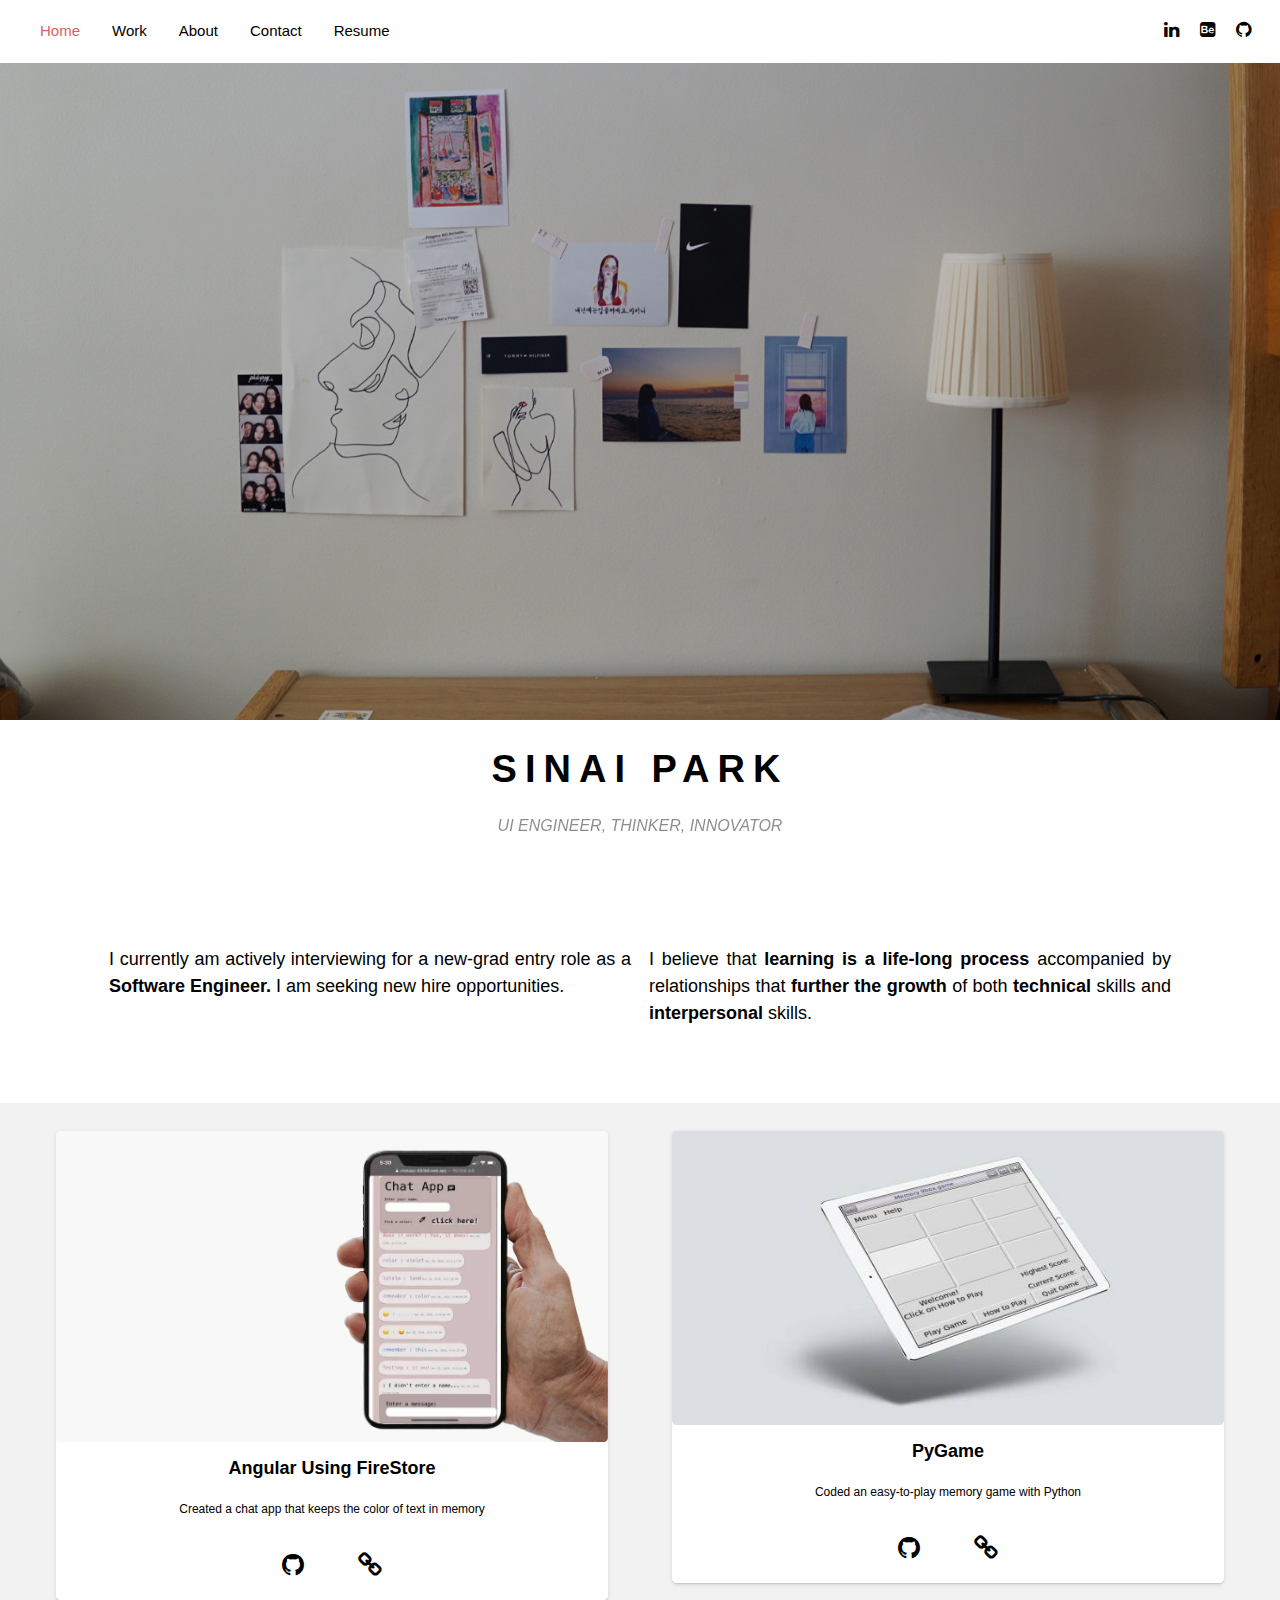
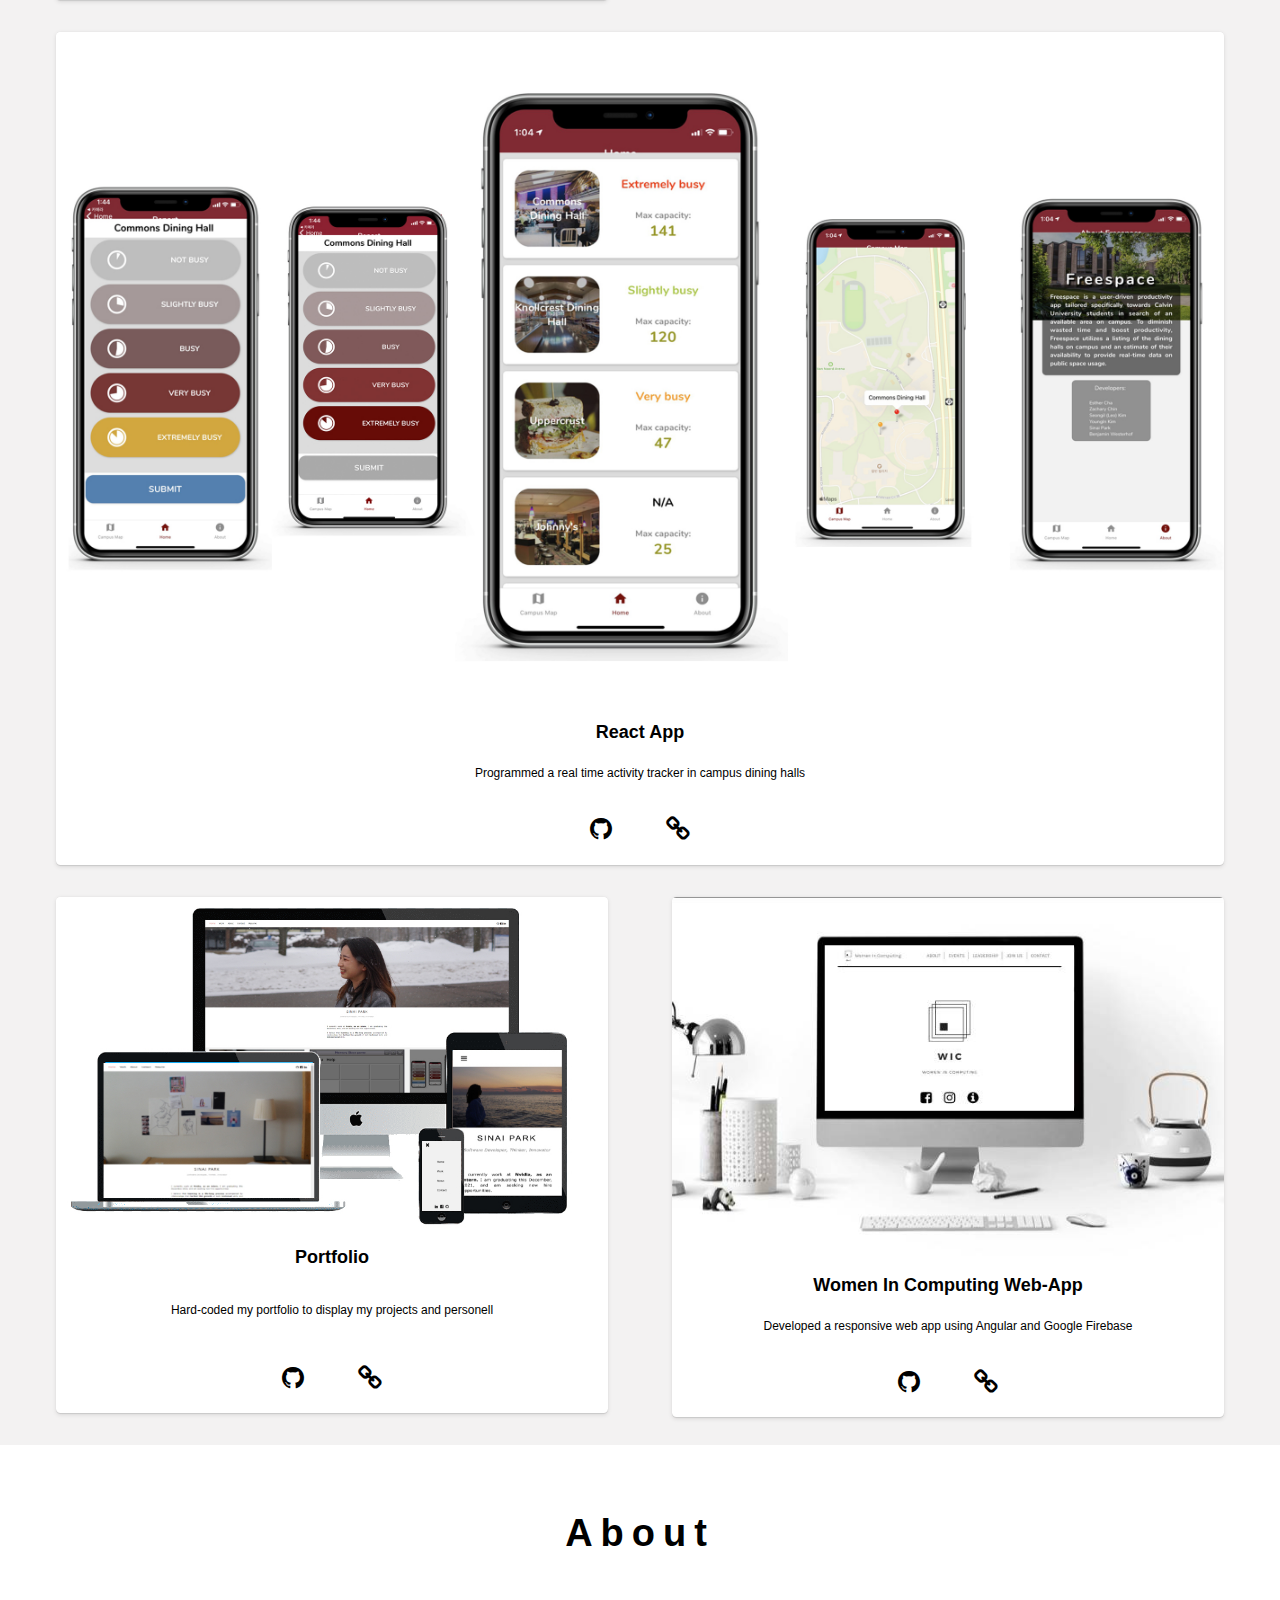
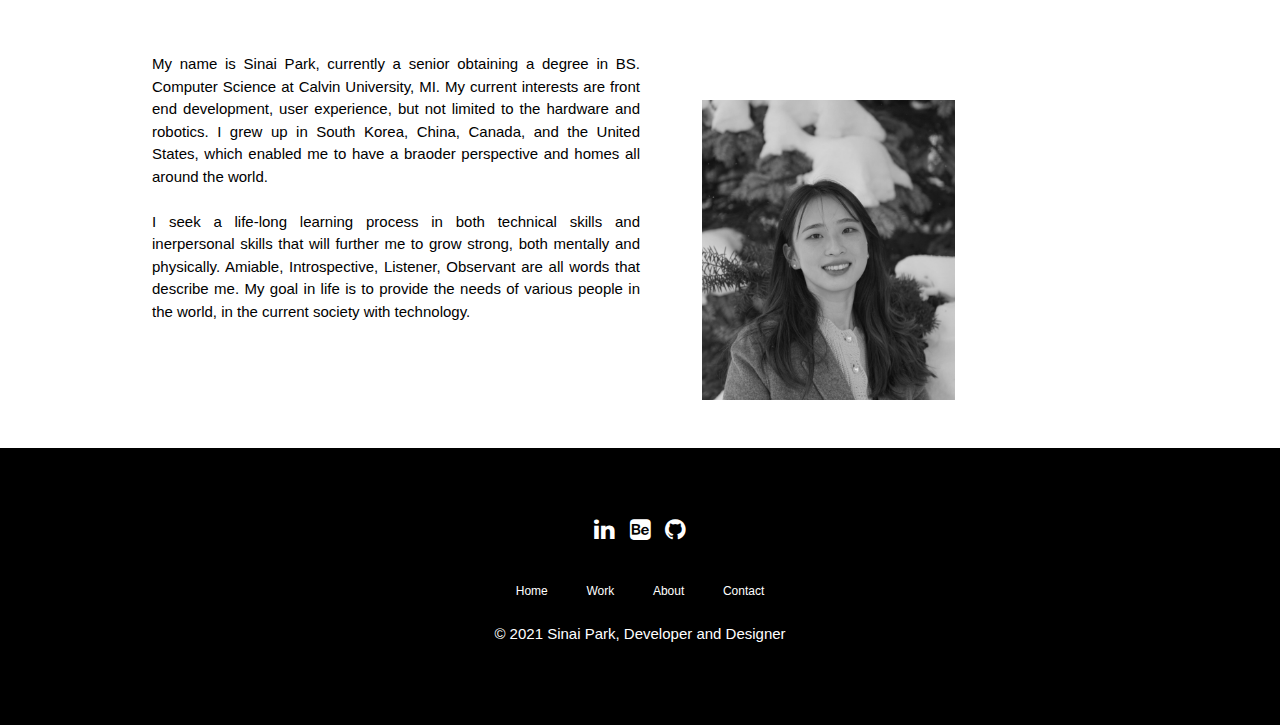
<file: index.html>
<!DOCTYPE html>
<html>
  <head>
    <meta charset="UTF-8">
    <meta name="viewport" content="width=device-width, initial-scale=1">
    <link rel="shortcut icon" type="image/png" href="assets/icon.ico">
    <link rel="stylesheet" href="https://cdnjs.cloudflare.com/ajax/libs/font-awesome/4.6.3/css/font-awesome.min.css">
    <link rel="stylesheet" href="styles.css">
    <link rel="shortcut icon" href="assets/sinaipark.ico"/>
  </head>
  <body>

    <!-- Navigation -->
    <nav class="bar white padding-large top" id="home" style="background-color: white">
      <a href="menu.html" class="icon xlarge" ><i class="fa fa-bars" aria-hidden="true"></i></a>
      <a href="index.html" class="button bar-item active">Home</a>
      <a href="project.html" class="button bar-item ">Work</a>
      <a href="about.html" class="button bar-item ">About</a>
      <a href="contact.html" class="button bar-item">Contact</a>
      <a href="https://drive.google.com/file/d/12MT2KEi-TEYR6HOEmZskFDpqFyswgKcn/view?usp=sharing"
        target="_blank" class="button bar-item ">Resume</a>
      <div class="right xlarge">
        <a class="large " href="https://www.github.com/sinai228/">
          <i class="fa fa-github"></i></a>
         <a class="large padding-right" href="https://www.behance.net/sinaipark">
          <i class="fa fa-behance-square"></i></a>
        <a class="large padding-right" href="https://www.linkedin.com/in/sinai-park/">
          <i class="fa fa-linkedin"></i></a>
      </div>
    </nav>

    <!-- Slide Show -->
    <section >
      <img class="mySlides slide_img" src="assets/desk.jpg"
        style="width:100%" height="600px">
      <img class="mySlides slide_img" src="assets/sunset.jpg"
        style="width:100%" height="600px">
      <img class="mySlides slide_img" src="assets/blanket.jpg"
        style="width:100%" height="600px">
      <img class="mySlides slide_img" src="assets/me_profile.JPG"
        style="width:100%" height="600px">
      <img class="mySlides slide_img" src="assets/reeds.jpg"
        style="width:100%" height="600px">
    </section>

    <!-- Description -->
    <section class="container center content padding-xlarge " style="max-width:600px">
      <h2 class="wide">SINAI PARK</h2>
      <p class="opacity"><p class="description">UI Engineer, Thinker, Innovator</p></p>

    </section>
    <section  class="container margin-60">

      <div class="padding-large left justify">
        
        <div class="half padding-small intro">I currently am actively interviewing for a new-grad entry role as a <strong>
        Software Engineer.</strong> I am seeking new hire opportunities. </div>
        
        <div class="half padding-small intro">I believe that <strong>learning is a
        life-long process </strong> accompanied by relationships that <strong>further the growth</strong> of both
        <strong>technical</strong> skills and <strong>interpersonal</strong> skills.
      </div>
     </div>
              <!-- <p class="justify medium padding-64">I currently work at <strong>
        Nvidia, as an intern.</strong> I am graduating this December, 2021,
        and am seeking new hire opportunities. <br></br> I believe that <strong>learning is a
        life-long process </strong> accompanied by relationships that <strong>further the growth</strong> of both
        <strong>technical</strong> skills and <strong>interpersonal</strong> skills. </p> -->
    </section>

    <!-- Project Showcases -->

    <section class="row-padding center padding-large projectcolor">
      <div>
        <div class="half padding-xlarge">
          <div class="prj">
            <div>
              <img  class="prj-img" src="assets/chat.jpg" alt=""   />
            </div>
              <div> 
                <p class="prj-name" >Angular Using FireStore</p>
                <p class="small">Created a chat app that keeps the color of text in memory</p>
                <div class= "icons padding-xlarge"><a class="prj_icon padding-small circle" href="https://github.com/sinai228/cs336/tree/main/hmwk11">
                  <i class="fa fa-github"></i></a> <span class="padding"></span>
                  <a class="prj_icon circle padding-small" href="https://chatapp-893b6.web.app/">
                  <i class="fa fa-link"></i></a>
                </div>
              </div>
          </div>
        </div>

        <div class="half padding-xlarge">
          <div class="prj">
            <div >
              <img class="prj-img" src="assets/game.jpg" alt=""  />
            </div>
              <div> 
                <p class="prj-name" >PyGame</p>
                <p class="small">Coded an easy-to-play memory game with Python</p>
                <div class= "icons padding-xlarge"><a class="prj_icon padding-small circle" 
                  href="https://github.com/sinai228/cs108/tree/main/finalproject1">
                  <i class="fa fa-github"></i></a> <span class="padding"></span>
                  <a class="prj_icon circle padding-small" href="https://replit.com/@SinaiPark/Memory-game#main.py">
                  <i class="fa fa-link"></i></a>
                </div>
              </div>
          </div>
        </div>
      </div>

      <div class="col padding-xlarge">
        <div class="prj">
            <img class="prj-img" src="assets/freespace.jpg" alt=""  />
            <div> 
              <p class="prj-name" >React App</p>
              <p class="small">Programmed a real time activity tracker in campus dining halls</p>
              <div class= "icons padding-xlarge"><a class="prj_icon padding-small circle" 
                href="https://github.com/calvin-cs262-fall2020-Freespace">
                <i class="fa fa-github"></i></a> <span class="padding"></span>
                <a class="prj_icon circle padding-small" href="https://www.youtube.com/watch?v=mXtHobKvML">
                <i class="fa fa-link"></i></a>
              </div>
            </div>
        </div>
      </div>

      <div>
        <div class="half padding-xlarge">
          <div class="prj">
            <div >
              <img class="prj-img" src="assets/portfol.jpg" alt=""  />
            </div>
              <div> 
                <p class="prj-name" >Portfolio</p>
                <p class="small padding-large">Hard-coded my portfolio to display my projects and personell</p>
                <div class= "icons padding-xlarge"><a class="prj_icon padding-small circle" 
                  href="https://github.com/sinai228/portfoli">
                  <i class="fa fa-github"></i></a> <span class="padding"></span>
                  <a class="prj_icon circle padding-small" href="https://sinai228.github.io/portfolio">
                  <i class="fa fa-link"></i></a>
                </div>
              </div>
          </div>
        </div>
        <div class="half padding-xlarge">
          <div class="prj">
            <div >
              <img class="prj-img" src="assets/wic.jpg" alt=""  />
            </div>
              <div> 
                <p class="prj-name" >Women In Computing Web-App</p>
                <p class="small">Developed a responsive web app using Angular and Google Firebase</p>
                <div class= "icons padding-xlarge"><a class="prj_icon padding-small circle" 
                  href="https://github.com/sinai228/wic-website">
                  <i class="fa fa-github"></i></a> <span class="padding"></span>
                  <a class="prj_icon circle padding-small" href="https://wis.calvin.edu">
                  <i class="fa fa-link"></i></a>
                </div>
              </div>
          </div>
        </div>
      </div>

    </section>

    <!-- About Me -->
    <section class="row-padding center white" id="about">
      <div class="margin-60">
        <p class="wide ">
          About
        </p>
        <div class=" justify margin-60">
          <div class="padding-xlarge">
            <p class="half">
            My name is Sinai Park, currently a senior
          obtaining a degree in BS. Computer Science at Calvin University, MI.
          My current interests are front end development, user experience, but not
          limited to the hardware and robotics.
          I grew up in South Korea, China, Canada, and the United States, which
          enabled me to have a braoder perspective and homes all around the world.
          <br></br>I seek a life-long learning process in both technical skills
          and inerpersonal skills that will further me to grow strong, both mentally
          and physically.
          Amiable, Introspective, Listener, Observant are all words that describe
          me. My goal in life is to provide the needs of various people in the
          world, in the current society with technology.
          </p>
        </div>
          <div class="half padding-xlarge">
            <div class="img-zoom-colorize margin-30" >
              <img  style="height: 300px; " src="assets/about.jpg" >
            </div>
          </div>
        </div>  
      </div>
  
    </section>

    <!-- Footer -->
    <footer class="container padding-64 center black xlarge">
      <a href="https://www.linkedin.com/in/sinai-park/">
          <i class="fa fa-linkedin"></i></a><span class="padding-tiny"></span>
        <a href="https://www.behance.net/sinai-park">
          <i class="fa fa-behance-square"></i></a><span class="padding-tiny"></span>
        <a href="https://www.github.com/sinai228/">
          <i class="fa fa-github"></i></a>
      <p></p>
      <a href="index.html" class="button bar-item active black small">Home</a>
      <a href="project.html" class="button bar-item black small">Work</a>
      <a href="about.html" class="button bar-item black small">About</a>
      <a href="contact.html" class="button bar-item black small">Contact</a>
      <p class="medium">
        © 2021 Sinai Park, Developer and Designer
      </p>
    </footer>

    <script>
    // Automatic Slideshow - change image every 3 seconds
    var myIndex = 0;
    carousel();

    function carousel() {
      var i;
      var x = document.getElementsByClassName("mySlides");
      for (i = 0; i < x.length; i++) {
         x[i].style.display = "none";
      }
      myIndex++;
      if (myIndex > x.length) {myIndex = 1}
      x[myIndex-1].style.display = "block";
      setTimeout(carousel, 3000);
    }
    </script>
    <script src='js/fadein.js'></script>

  </body>

</html>
</file>
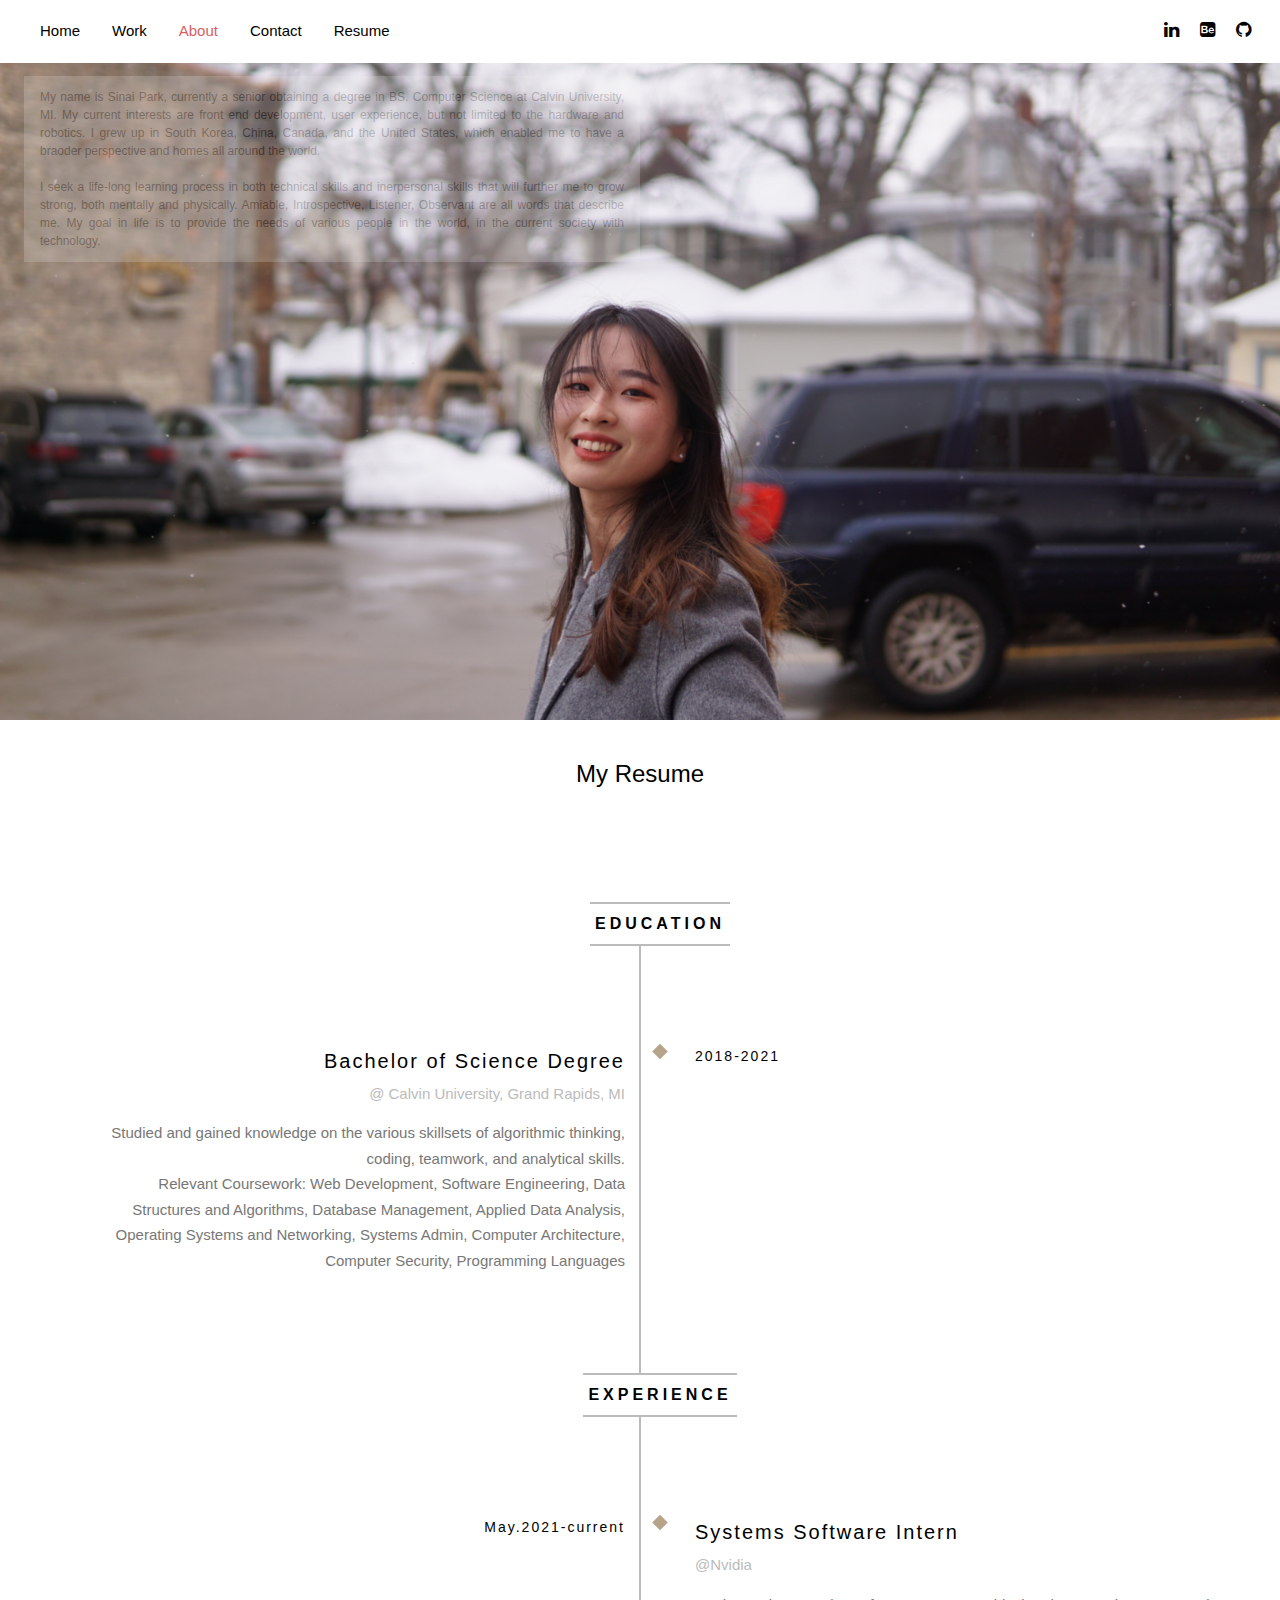
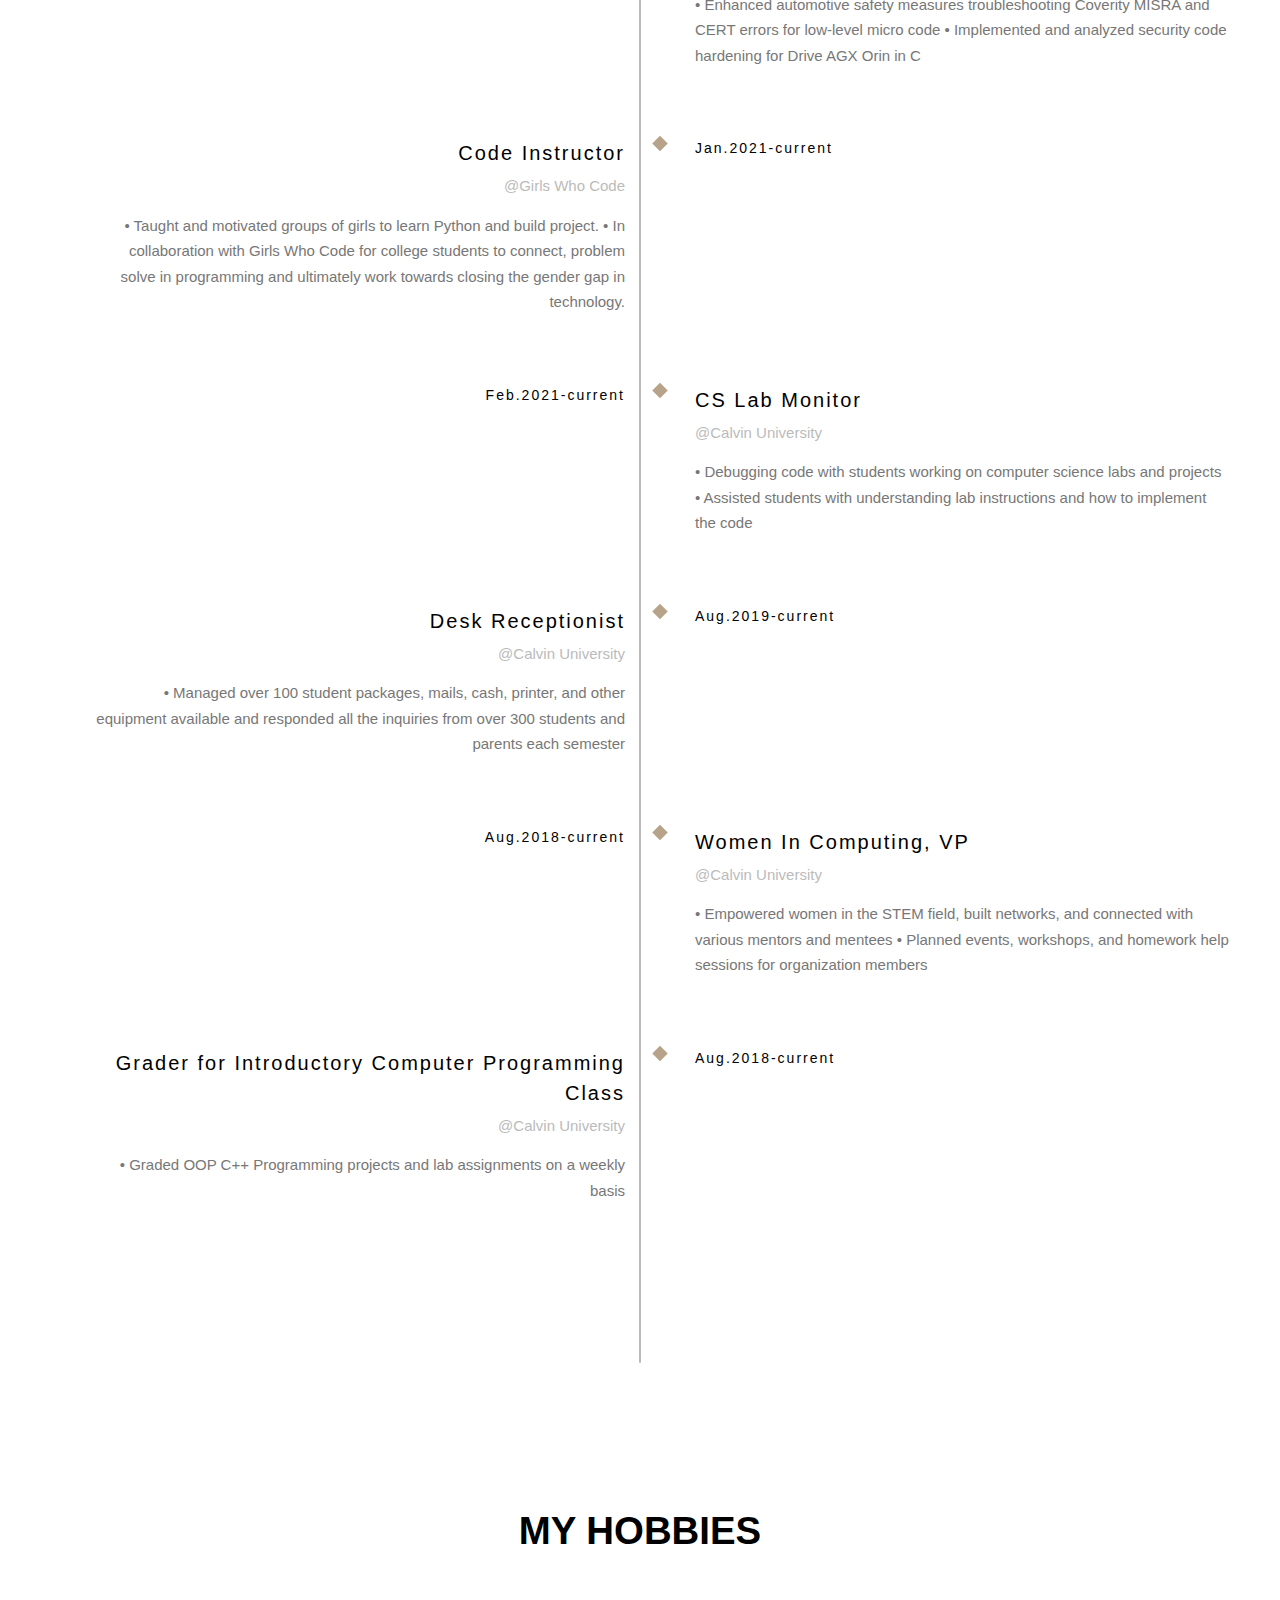
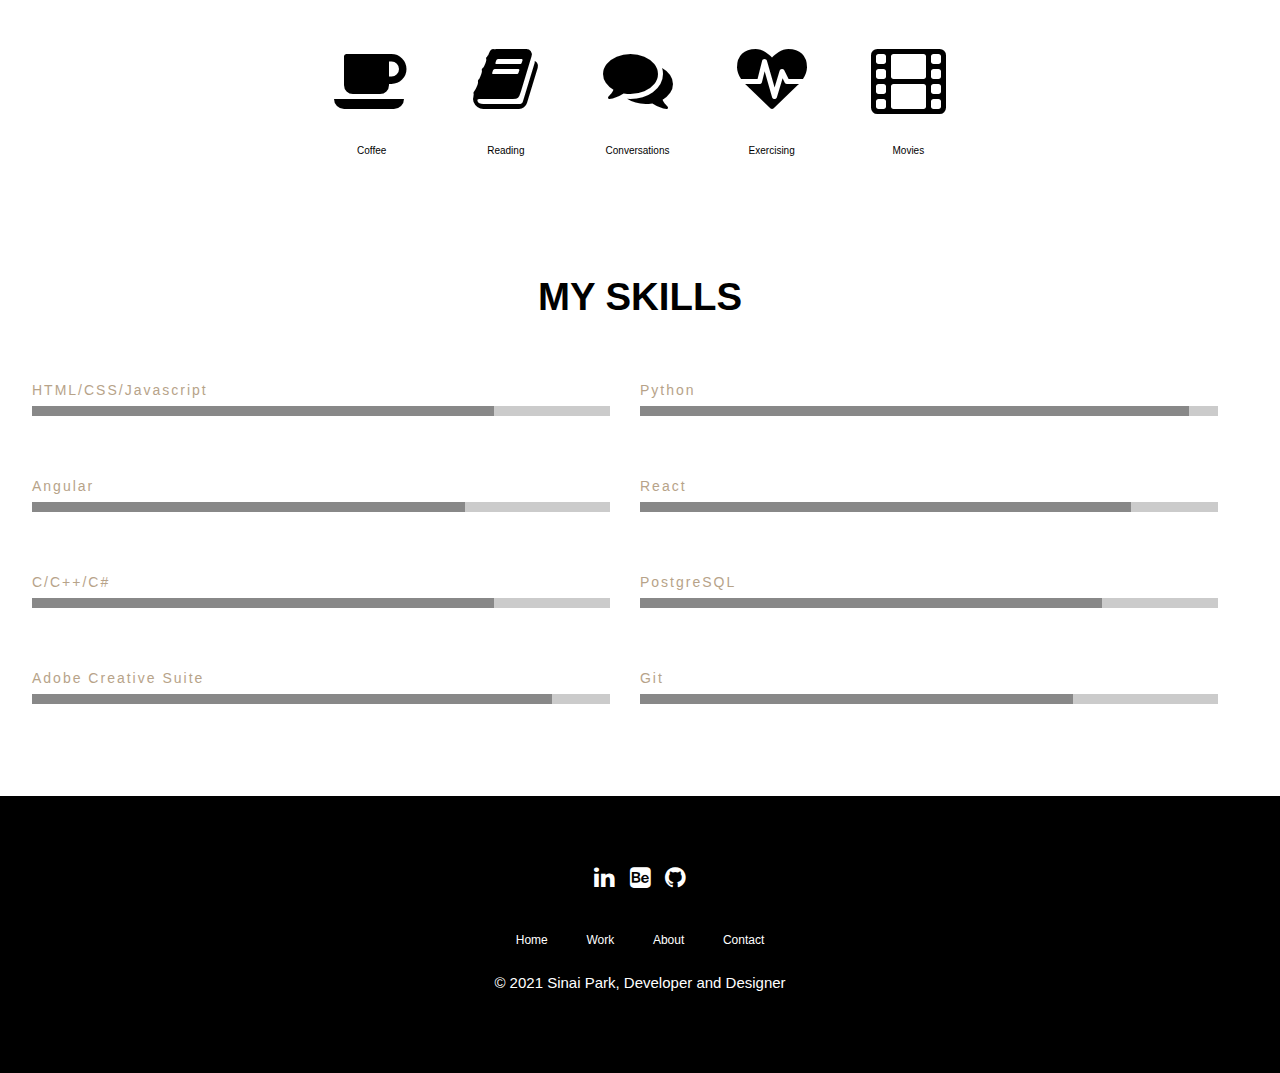
<file: about.html>
<!DOCTYPE html>
<html>

  <head>
    <meta charset="UTF-8">
    <meta name="viewport" content="width=device-width, initial-scale=1">
    <link rel="stylesheet"
      href="https://cdnjs.cloudflare.com/ajax/libs/font-awesome/4.6.3/css/font-awesome.min.css">
    <link rel="stylesheet" href="styles.css">
    <link rel="shortcut icon" type="image/png" href="assets/icon.ico">
  </head>

  <body>

    <!-- Navigation -->
    <nav class="bar white padding-large top">
      <a href="menu.html" class="icon xlarge"><i class="fa fa-bars"
          aria-hidden="true"></i></a>
      <a href="index.html" class="button bar-item">Home</a>
      <a href="project.html" class="button bar-item">Work</a>
      <a href="about.html" class="button bar-item active">About</a>
      <a href="contact.html" class="button bar-item">Contact</a>
      <a
        href="https://drive.google.com/file/d/12MT2KEi-TEYR6HOEmZskFDpqFyswgKcn/view?usp=sharing"
        target="_blank"
        class="button bar-item">Resume</a>
      <div class="right xlarge">
        <a class="large" href="https://www.github.com/sinai228/">
          <i class="fa fa-github"></i></a>
        <a class="large padding-right" href="https://www.behance.net/sinaipark">
          <i class="fa fa-behance-square"></i></a>
        <a class="large padding-right"
          href="https://www.linkedin.com/in/sinai-park/">
          <i class="fa fa-linkedin"></i></a>
      </div>
    </nav>

    <section>
      <img class="slide_img" src="assets/me6.JPG" style="width:100%"
        height="600px">
    </section>

    <!-- About Me -->
    <section class="row-padding display-topleft padding-large" id="about">

      <div class="opacity example half justify small margin-top-large
        about_section">
        <p>My name is Sinai Park, currently a senior
          obtaining a degree in BS. Computer Science at Calvin University, MI.
          My current interests are front end development, user experience, but
          not
          limited to the hardware and robotics.
          I grew up in South Korea, China, Canada, and the United States, which
          enabled me to have a braoder perspective and homes all around the
          world.
          <br></br>I seek a life-long learning process in both technical skills
        and inerpersonal skills that will further me to grow strong, both
        mentally
        and physically.
        Amiable, Introspective, Listener, Observant are all words that describe
        me. My goal in life is to provide the needs of various people in the
        world, in the current society with technology.</p>
    </div>
  </section>
  <!--=============================================================================
				Resume Section
	===============================================================================-->
  <section id='resume' class='resume-section section'>

    <div class='container'>
      <div class='row'>
        <div class='col-md-6 col-md-offset-3'>
          <div class='text-center'>
            <h2 class='padding-top xlarge center'>My Resume</h2>
            <!--divider-->
            <div class='divider-draft center'></div>
            <!--/divider-->
          </div>
        </div>
      </div>
    </div>

    <div class='timeline-block section-block'>
      <div class='container'>
        <ul class='timeline'>

          <li class='timeline-header'>
            <h4>Education</h4>
          </li>

          <li>

            <div class='timeline-desc'>

              <h4>2018-2021</h4>

            </div>

            <div class='timeline-content'>

              <h4>Bachelor of Science Degree</h4>
              <span>@ Calvin University, Grand Rapids, MI</span>

              <p>
                Studied and gained knowledge on the various skillsets of
                algorithmic
                thinking, coding, teamwork, and analytical skills.
              </p>
              <p>
                Relevant Coursework: Web Development, Software Engineering, Data
                Structures and Algorithms, Database
                Management, Applied Data Analysis, Operating Systems and
                Networking, Systems Admin, Computer
                Architecture, Computer Security, Programming Languages
              </p>

            </div>

            <!-- </li>
							<li class='inverse' >
								<div class='timeline-desc' >
									<h4>2005-2007</h4>
								</div>
								<div class='timeline-content' >
									<h4>Masters Degree</h4>
									<span>@CSS College Larkana</span>
									<p>
										Consul latine iudicabit eu vel. Cu has animal eruditi voluptatibus. Eu volumus explicari sed. Mel mutat vituperata suscipiantur et, et fabellas explicari adipiscing quo.
									</p>
								</div>
							</li>
							<li>
								<div class='timeline-desc' >
									<h4>2005-2007</h4>
								</div>
								<div class='timeline-content' >
									<h4>Masters Degree</h4>
									<span>@CSS College Larkana</span>
									<p>
										Consul latine iudicabit eu vel. Cu has animal eruditi voluptatibus. Eu volumus explicari sed. Mel mutat vituperata suscipiantur et, et fabellas explicari adipiscing quo.
									</p>
								</div>
							</li> -->
            <li class='timeline-header'>
              <h4>Experience</h4>
            </li>

            <li class='inverse'>

              <div class='timeline-desc'>

                <h4>May.2021-current</h4>

              </div>

              <div class='timeline-content'>

                <h4>Systems Software Intern</h4>
                <span>@Nvidia</span>

                <p>
                  • Enhanced automotive safety measures troubleshooting Coverity
                  MISRA and CERT errors for low-level micro
                  code
                  • Implemented and analyzed security code hardening for Drive
                  AGX Orin in C

                </p>

              </div>

            </li>

            <li>

              <div class='timeline-desc'>

                <h4>Jan.2021-current</h4>

              </div>

              <div class='timeline-content'>

                <h4>Code Instructor </h4>
                <span>@Girls Who Code</span>

                <p>
                  • Taught and motivated groups of girls to learn Python and
                  build project.
                  • In collaboration with Girls Who Code for college students to
                  connect, problem solve in programming and
                  ultimately work towards closing the gender gap in technology.
                </p>
              </div>
            </li>
            <li class='inverse'>
              <div class='timeline-desc'>
                <h4>Feb.2021-current</h4>

              </div>

              <div class='timeline-content'>

                <h4>CS Lab Monitor</h4>
                <span>@Calvin University</span>

                <p>
                  • Debugging code with students working on computer science
                  labs and projects
                  • Assisted students with understanding lab instructions and
                  how to implement the code

                </p>

              </div>

            </li>

            <li>

              <div class='timeline-desc'>

                <h4>Aug.2019-current</h4>

              </div>

              <div class='timeline-content'>

                <h4>Desk Receptionist</h4>
                <span>@Calvin University</span>

                <p>
                  • Managed over 100 student packages, mails, cash, printer, and
                  other equipment available and responded
                  all the inquiries from over 300 students and parents each
                  semester
                </p>

              </div>

            </li>
            <li class="inverse">

              <div class='timeline-desc'>

                <h4>Aug.2018-current</h4>

              </div>

              <div class='timeline-content'>

                <h4>Women In Computing, VP</h4>
                <span>@Calvin University</span>

                <p>
                  • Empowered women in the STEM field, built networks, and
                  connected with
                  various mentors and mentees
                  • Planned events, workshops, and homework help sessions for
                  organization members

                </p>

              </div>

            </li>
            <li>

              <div class='timeline-desc'>

                <h4>Aug.2018-current</h4>

              </div>

              <div class='timeline-content'>

                <h4>Grader for Introductory Computer Programming Class </h4>
                <span>@Calvin University</span>

                <p>
                  • Graded OOP C++ Programming projects and lab assignments on a
                  weekly basis
                </p>

              </div>

            </li>
          </ul>
        </div>
      </div>

      <span>
        <p class="center thick uppercase">my hobbies</p>

        <div class="hobby center">

          <div class='example_icon'>
            <i class='fa fa-coffee'></i>
            <p>Coffee</p>

          </div>

          <div class='example_icon'>
            <i class='fa fa-book'></i>
            <p>Reading</p>

          </div>
          <div class='example_icon'>
            <i class='fa fa-comments'></i>
            <p>Conversations</p>

          </div>

          <div class='example_icon'>
            <i class='fa fa-heartbeat'></i>
            <p>Exercising</p>
          </div>
          <div class='example_icon'>
            <i class='fa fa-film'></i>
            <p>Movies
              <p>

              </div>

            </div>
          </span>

          <div>
            <p class="center uppercase thick">my skills</p>
            <!-- <div class='skill'>
              <p class="half">
                Proficient: </p>
              <p style=>C++, C, Java, React, Angular, Git, HTML,
                CSS, JavaScript, TypeScript, Bootstrap, Adobe
                Creative Suite</p>
              <p class="half">Familiar: </p><p> Ruby, Clojure, Ada, Machine
                Learning,
                SQL, Node, API
              </p>
            </div> -->
            <div class='padding-xlarge section-block'>
              <div class='half'>

                <div class='skill'>

                  <h4>HTML/CSS/Javascript</h4>

                  <div class='skill-bar' data-percent='80'>
                    <div class='bar'>
                      <div class='percent'>80%</div>
                    </div>
                  </div>

                </div>
                <div class='skill'>

                  <h4>Angular</h4>

                  <div class='skill-bar' data-percent='75'>
                    <div class='bar'>
                      <div class='percent'>75%</div>
                    </div>
                  </div>

                </div>
                <div class='skill'>

                  <h4>C/C++/C#</h4>

                  <div class='skill-bar' data-percent='80'>
                    <div class='bar'>
                      <div class='percent'>70%</div>
                    </div>
                  </div>

                </div>

                <div class='skill'>

                  <h4>Adobe Creative Suite</h4>

                  <div class='skill-bar' data-percent='90'>
                    <div class='bar'>
                      <div class='percent'>90%</div>
                    </div>
                  </div>

                </div>



              </div>

              <div class='half'>

                <div class='skill'>

                  <h4>Python</h4>

                  <div class='skill-bar' data-percent='95'>
                    <div class='bar'>
                      <div class='percent'>95%</div>
                    </div>
                  </div>

                </div>

                <div class='skill'>

                  <h4>React</h4>

                  <div class='skill-bar' data-percent='85'>
                    <div class='bar'>
                      <div class='percent'>75%</div>
                    </div>
                  </div>

                </div>

                <div class='skill'>

                  <h4>PostgreSQL</h4>

                  <div class='skill-bar' data-percent='80'>
                    <div class='bar'>
                      <div class='percent'>80%</div>
                    </div>
                  </div>

                </div>

                <div class='skill'>

                  <h4>Git</h4>

                  <div class='skill-bar' data-percent='75'>
                    <div class='bar'>
                      <div class='percent'>50%</div>
                    </div>
                  </div>

                </div>
              </div>

            </div>

          </div>

        </section>
        <!--=============================================================================
				/Resume Section
			===============================================================================-->
        <!-- Footer -->
        <footer class="container padding-64 center black xlarge">
          <a href="https://www.linkedin.com/in/sinai-park/">
            <i class="fa fa-linkedin"></i></a><span class="padding-tiny"></span>
          <a href="https://www.behance.net/sinai-park">
            <i class="fa fa-behance-square"></i></a><span class="padding-tiny"></span>
          <a href="https://www.github.com/sinai228/">
            <i class="fa fa-github"></i></a>
          <p></p>
          <a href="index.html" class="button bar-item active black small">Home</a>
          <a href="project.html" class="button bar-item black small">Work</a>
          <a href="about.html" class="button bar-item black small">About</a>
          <a href="contact.html" class="button bar-item black small">Contact</a>
          <p class="medium">
            © 2021 Sinai Park, Developer and Designer
          </p>
        </footer>
      </body>
      <script src='js/jquery.min.js'></script>
      <script src='js/jquery.stellar.min.js'></script>
      <script src='js/owl.carousel.min.js'></script>
      <script src='js/script.js'></script>
    </html>
</file>
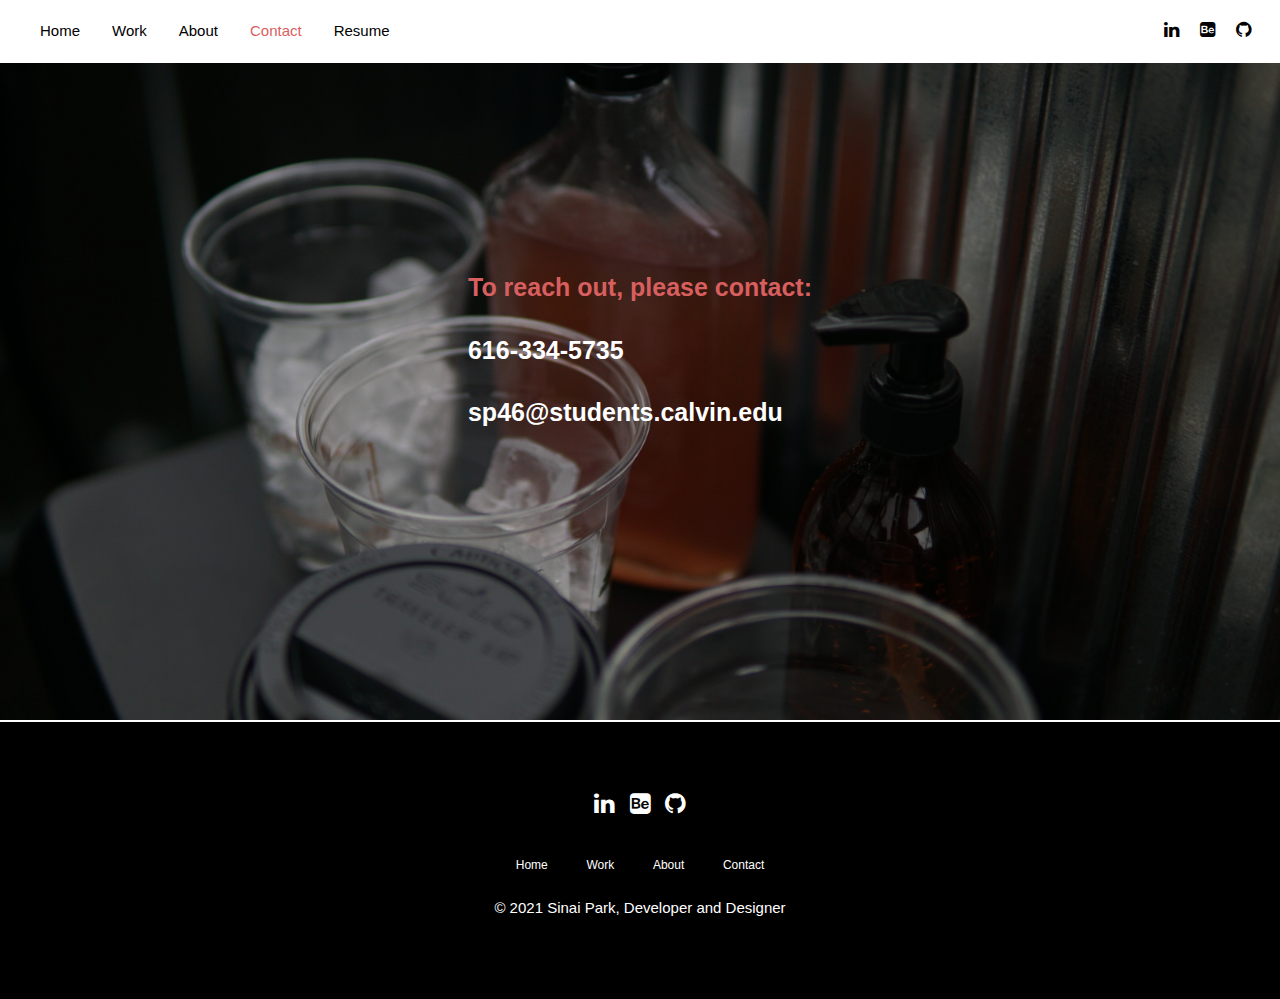
<file: contact.html>
<!DOCTYPE html>
<html>
  <head>
    <meta charset="UTF-8">
    <meta name="viewport" content="width=device-width, initial-scale=1">
    <link rel="stylesheet"
      href="https://cdnjs.cloudflare.com/ajax/libs/font-awesome/4.6.3/css/font-awesome.min.css">
    <link rel="stylesheet" href="styles.css">
    <link rel="shortcut icon"
      type="image/png" href="assets/icon.ico">

    <style>
    @media screen and (min-width: 1100px) {
    .max-font {
      font-size: 25px;
    }
}</style>
  </head>
  <body>

    <!-- Navigation -->
    <nav class="bar white padding-large top">
      <a href="menu.html" class="icon xlarge"><i class="fa fa-bars"
          aria-hidden="true"></i></a>
      <a href="index.html" class="button bar-item">Home</a>
      <a href="project.html" class="button bar-item">Work</a>
      <a href="about.html" class="button bar-item">About</a>
      <a href="contact.html" class="button bar-item active">Contact</a>
      <a
        href="https://drive.google.com/file/d/12MT2KEi-TEYR6HOEmZskFDpqFyswgKcn/view?usp=sharing"
        target="_blank" class="button bar-item">Resume</a>
      <div class="right xlarge">
        <a class="large" href="https://www.github.com/sinai228/">
          <i class="fa fa-github"></i></a>
        <a class="large padding-right" href="https://www.behance.net/sinaipark">
          <i class="fa fa-behance-square"></i></a>
        <a class="large padding-right"
          href="https://www.linkedin.com/in/sinai-park/">
          <i class="fa fa-linkedin"></i></a>
      </div>
    </nav>

    <section>
      <img class="slide_img" src="assets/drink.JPG"
        style="width:100%" height="600px">
    </section>

    <!-- Contact Me -->
    <section class="row-padding centered transparent"
      style="top:350px;">
      <div class="thick salmon max-font">
        <p>To reach out, please contact: </p>
      </div>
      <div class="thick text-white max-font">
        <p>616-334-5735</p>
        <p>sp46@students.calvin.edu</p>
      </div>
    </section>

    <!-- Footer -->
    <footer class="container padding-64 center black xlarge">
      <a href="https://www.linkedin.com/in/sinai-park/">
        <i class="fa fa-linkedin"></i></a><span class="padding-tiny"></span>
      <a href="https://www.behance.net/sinai-park">
        <i class="fa fa-behance-square"></i></a><span class="padding-tiny"></span>
      <a href="https://www.github.com/sinai228/">
        <i class="fa fa-github"></i></a>
      <p></p>
      <a href="index.html" class="button bar-item active black small">Home</a>
      <a href="project.html" class="button bar-item black small">Work</a>
      <a href="about.html" class="button bar-item black small">About</a>
      <a href="contact.html" class="button bar-item black small">Contact</a>
      <p class="medium">
        © 2021 Sinai Park, Developer and Designer
      </p>
    </footer>


  </body>
</html>
</file>
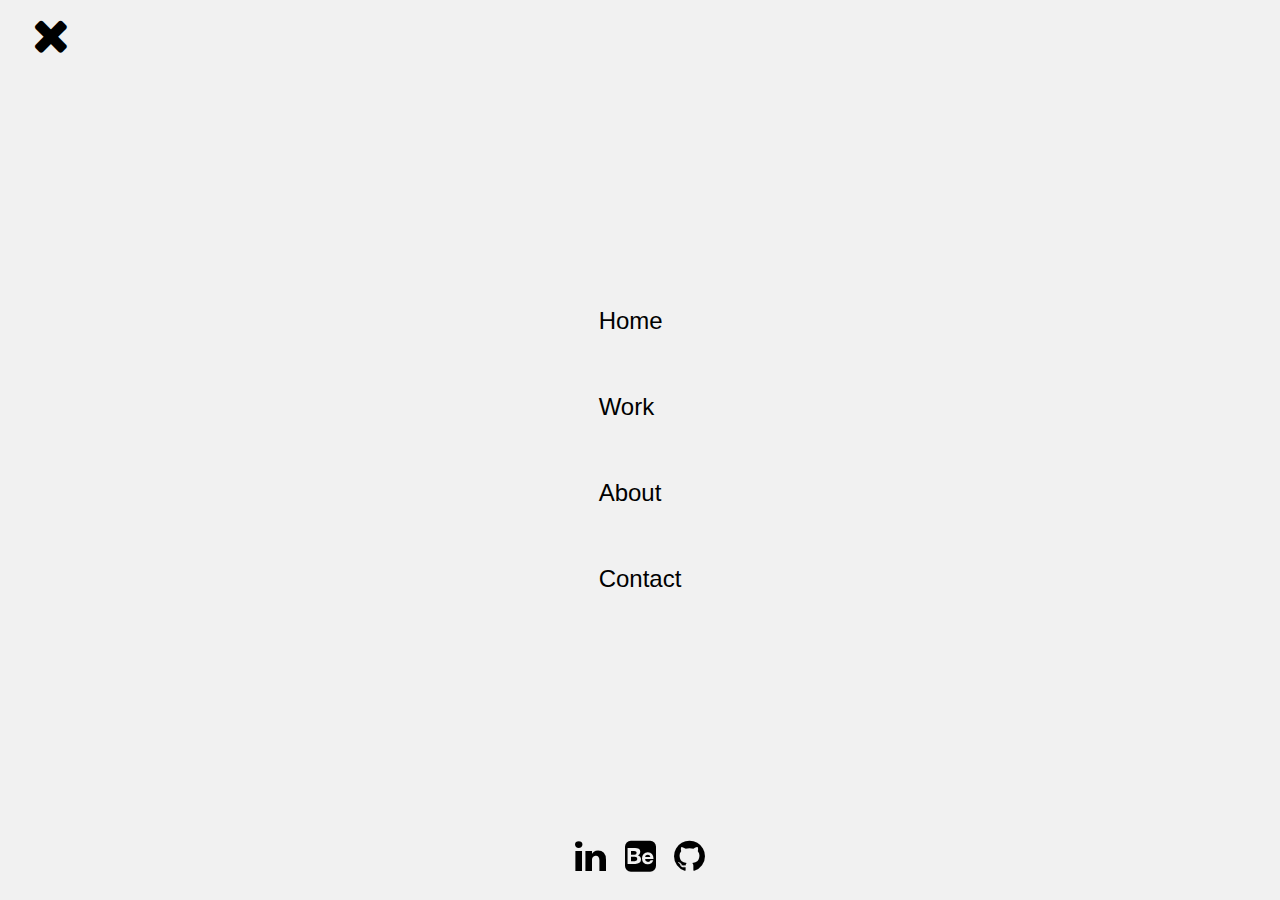
<file: menu.html>
<!DOCTYPE html>
<html>
  <head>
    <meta charset="UTF-8">
    <meta name="viewport" content="width=device-width, initial-scale=1">
    <link rel="stylesheet"
      href="https://cdnjs.cloudflare.com/ajax/libs/font-awesome/4.6.3/css/font-awesome.min.css">
    <link rel="stylesheet" href="styles.css">
    <style>
      .bar-item:hover {
        text-decoration: underline;
      }
    </style>
  </head>
  <body class="light-gray">

    <a href="index.html" class="icon xxxlarge padding-xlarge"><i class="fa
        fa-times"></i></a>
    <div class="centered padding-xlarge optgroup padding-top padding-bottom">
      <a href="index.html" class="button bar-item xlarge">Home</a><br><p
        class="padding-tiny"></p>
      <a href="project.html" class="button bar-item xlarge">Work</a><br><p
        class="padding-tiny"></p>
      <a href="about.html" class="button bar-item xlarge">About</a><br><p
        class="padding-tiny"></p>
      <a href="contact.html" class="button bar-item xlarge">Contact</a>
    </div>

    <footer class="container padding-xlarge bottom center xxlarge">
      <div>
        <a href="https://www.linkedin.com/in/sinai-park/">
          <i class="fa fa-linkedin"></i></a><span class="padding-tiny"></span>
        <a href="https://www.behance.net/sinai-park">
          <i class="fa fa-behance-square"></i></a><span class="padding-tiny"></span>
        <a href="https://www.github.com/sinai228/">
          <i class="fa fa-github"></i></a>
      </div>
    </footer>


    <script>
function goBack() {
  window.history.back();
}
</script>
  </html>
</file>
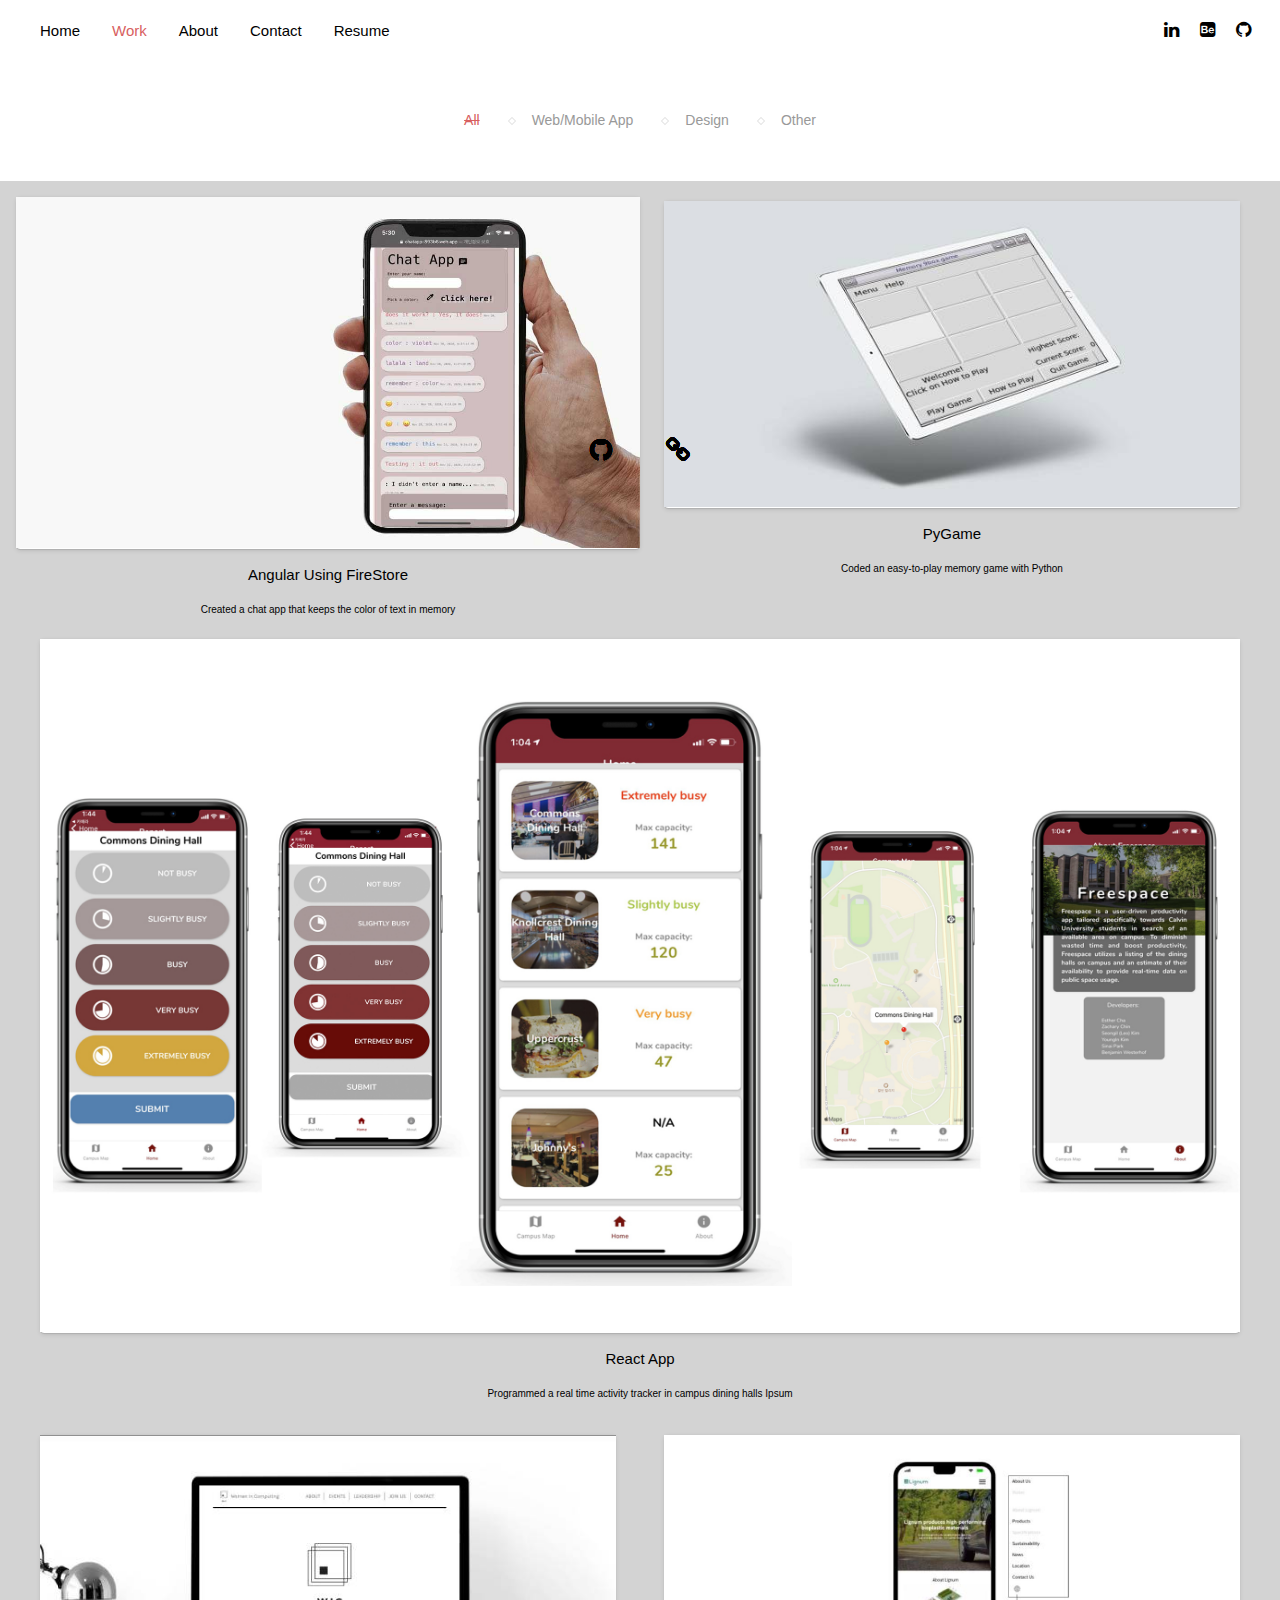
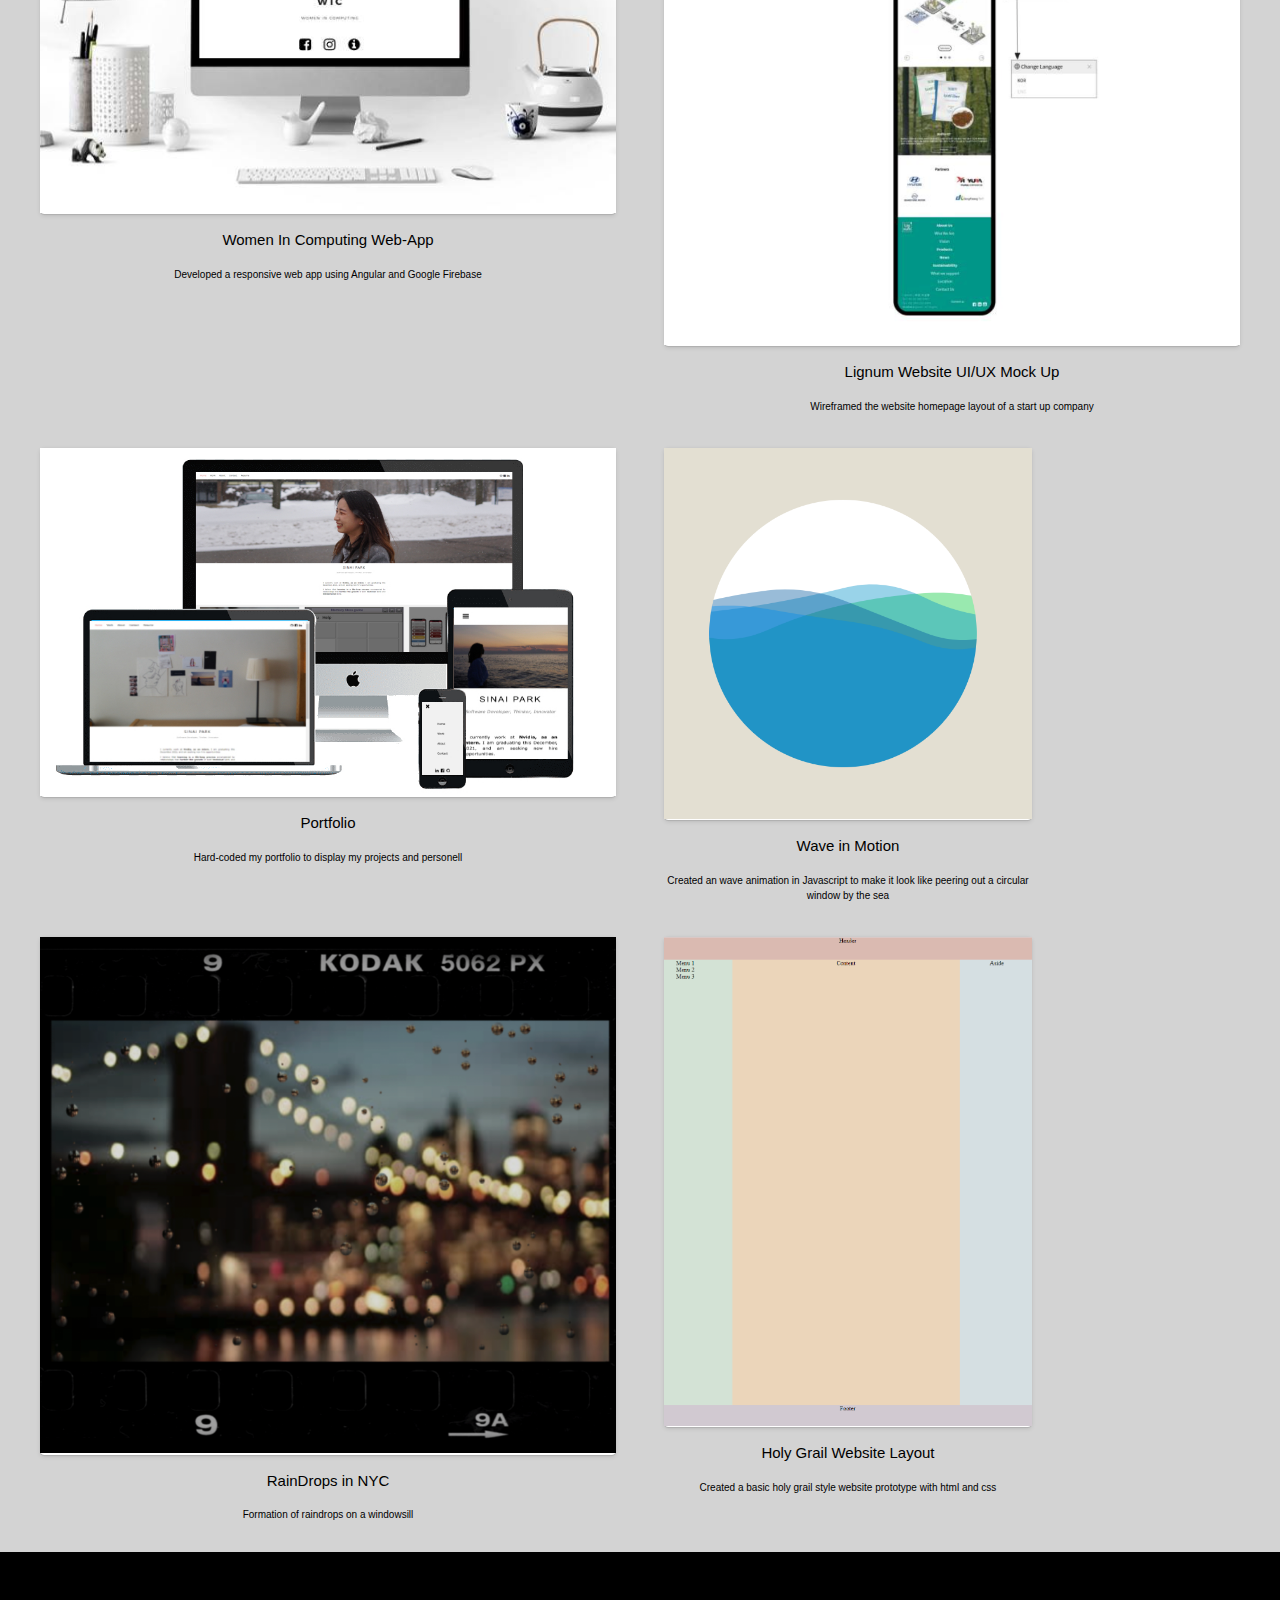
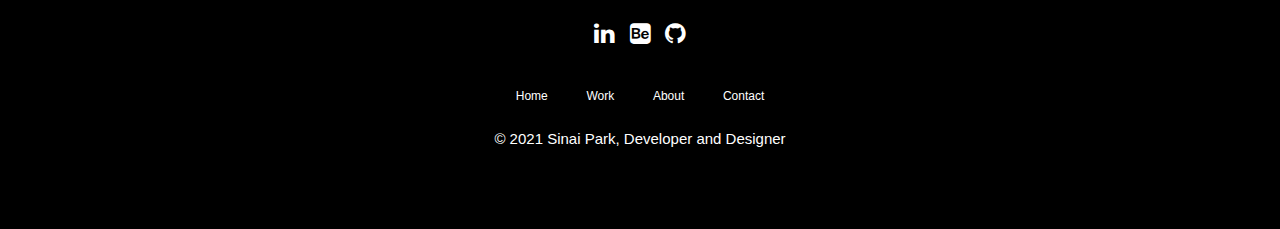
<file: project.html>
<!DOCTYPE html>
<html>
  <head>
    <meta charset="UTF-8" />
    <meta name="viewport" content="width=device-width, initial-scale=1" />
    <link
      rel="stylesheet"
      href="https://cdnjs.cloudflare.com/ajax/libs/font-awesome/4.6.3/css/font-awesome.min.css"
      />
    <link rel="shortcut icon" type="image/png" href="assets/icon.ico">

    <link rel="stylesheet" href="styles.css" />
  </head>
  <body>
    <!-- Navigation -->
    <nav class="bar white padding-large top" id="home">
      <a href="menu.html" class="icon xlarge"><i class="fa fa-bars"
          aria-hidden="true"></i></a>
      <a href="index.html" class="button bar-item">Home</a>
      <a href="project.html" class="button bar-item active">Work</a>
      <a href="about.html" class="button bar-item">About</a>
      <a href="contact.html" class="button bar-item">Contact</a>
      <a
        href="https://drive.google.com/file/d/12MT2KEi-TEYR6HOEmZskFDpqFyswgKcn/view?usp=sharing"
        target="_blank"
        class="button bar-item">Resume</a>
      <div class="right xlarge">
        <a class="large" href="https://www.github.com/sinai228/">
          <i class="fa fa-github"></i></a>
        <a class="large padding-right"
          href="https://www.behance.net/sinai-park">
          <i class="fa fa-behance-square"></i></a>
        <a class="large padding-right"
          href="https://www.linkedin.com/in/sinai-park/">
          <i class="fa fa-linkedin"></i></a>
      </div>
    </nav>
    <!-- Project Filter -->
    <div class="extra-padding-top">
      <div id='portfolio-filters'>
        <ul>
          <li>
            <a href='#' data-group='all' class='active'>All</a>
          </li>
          <li>
            <a href='#' data-group='web'>Web/Mobile App</a>
          </li>
          <li>
            <a href='#' data-group='design'>Design</a>
          </li>
          <li>
            <a href='#' data-group='photography'>Other</a>
          </li>
        </ul>
      </div>
    </div>
    <!-- Project Showcases -->
    <section
      class="row-padding center padding extra-padding-top"
      style="background-color: lightgray">
      <div class="half padding-top">
        <div class="prj">
          <img src="assets/chat.jpg" alt="" style="width:100%" />
          <div class="prj_overlay"></div>
          <span class="display-middle icons"><a class="prj_icon padding-small
              circle"
              href="https://github.com/sinai228/cs336/tree/main/hmwk11">
              <i class="fa fa-github"></i></a> <span class="padding"></span>
            <a class="prj_icon circle padding-small"
              href="https://chatapp-893b6.web.app/">
              <i class="fa fa-link"></i></a></span>
        </div>
        <p>Angular Using FireStore</p>
        <p class="tiny">Created a chat app that keeps the color of text in
          memory</p>
      </div>

      <article class="half padding-large">
        <div class="prj">
          <img src="assets/game.jpg" alt="Random Name" style="width:100%">
          <div class="prj_overlay"></div>
          <span class="display-middle icons"><a class="prj_icon padding-small
              circle"
              href="https://github.com/sinai228/cs108/tree/main/finalproject1">
              <i class="fa fa-github"></i></a> <span class="padding"></span>
            <a class="prj_icon circle padding-small"
              href="https://replit.com/@SinaiPark/Memory-game#main.py">
              <i class="fa fa-link"></i></a></span>
        </div>
        <p>PyGame</p>
        <p class="tiny">Coded an easy-to-play memory game with Python</p>
      </article>

      <article class="col padding-large">
        <div class="prj">
          <img
            src="assets/freespace.jpg"
            alt="Random Name"
            style="width: 100%"
            />
          <div class="prj_overlay"></div>
          <span class="display-middle icons"><a
              class="prj_icon padding-small circle"
              href="https://github.com/calvin-cs262-fall2020-Freespace">
              <i class="fa fa-github"></i></a>
            <span class="padding"></span>
            <a
              class="prj_icon circle padding-small"
              href="https://www.youtube.com/watch?v=mXtHobKvMLs">
              <i class="fa fa-link"></i></a></span>
        </div>
        <p>React App</p>
        <p class="tiny">
          Programmed a real time activity tracker in campus dining halls Ipsum
        </p>
      </article>

      <!-- <article class="half">
        <img src="assets/me_facedown.jpg" alt="Random Name" style="width:100%">
        <p>Responsive Web</p>
        <p class="tiny">Loren Ipsum</p>
      </article> -->
      <article class="half padding-large">
        <div class="prj">
          <img src="assets/wic.jpg" alt="Random Name" style="width:100%">
          <div class="prj_overlay"></div>
          <span class="display-middle icons"><a class="prj_icon padding-small
              circle"
              href="https://github.com/sinai228/wic-website">
              <i class="fa fa-github"></i></a> <span class="padding"></span>
            <a class="prj_icon circle padding-small"
              href="https://wic.calvin.edu">
              <i class="fa fa-link"></i></a></span>
        </div>
        <p>Women In Computing Web-App</p>
        <p class="tiny">Developed a responsive web app using Angular and Google
          Firebase</p>
      </article>

      <article class="half padding-large">
        <div class="prj">
          <img src="assets/lignum.jpg" alt="Random Name" style="width:100%">
          <div class="prj_overlay"></div>
          <span class="display-middle icons"><a class="prj_icon padding-small
              circle" href=#>
              <i class="fa fa-github"></i></a> <span class="padding"></span>
            <a class="prj_icon circle padding-small"
              href="http://lignum.co.kr/">
              <i class="fa fa-link"></i></a></span>
        </div>
        <p>Lignum Website UI/UX Mock Up</p>
        <p class="tiny">Wireframed the website homepage layout of a start up
          company</p>
      </article>

      <article class="half padding-large">
        <div class="prj">
          <img src="assets/portfol.jpg" alt="Random Name" style="width: 100%" />
          <div class="prj_overlay"></div>
          <span class="display-middle icons"><a
              class="prj_icon padding-small circle"
              href="https://github.com/sinai228/portfolio">
              <i class="fa fa-github"></i></a>
            <span class="padding"></span>
            <a
              class="prj_icon circle padding-small"
              href="https://sinai228.github.io/portfolio">
              <i class="fa fa-link"></i></a></span>
        </div>
        <p>Portfolio</p>
        <p class="tiny">
          Hard-coded my portfolio to display my projects and personell
        </p>
      </article>

      <article class="third padding-large">
        <div class="prj">
          <img src="assets/wave.png" alt="Random Name" style="width: 100%" />
          <div class="prj_overlay"></div>
          <span class="display-middle icons"><a
              class="prj_icon padding-small circle"
              href="https://github.com/sinai228/motion_wave">
              <i class="fa fa-github"></i></a>
            <span class="padding"></span>
            <a
              class="prj_icon circle padding-small"
              href="https://sinai228.github.io/motion_wave">
              <i class="fa fa-link"></i></a></span>

        </div>
        <p>Wave in Motion</p>
        <p class="tiny">
          Created an wave animation in Javascript to make it look like peering
          out a circular window by the sea
        </p>
      </article>

      <article class="half padding-large">
        <div class="prj">
          <img src="assets/rain.jpg" alt="Random Name" style="width:100%">
          <div class="prj_overlay"></div>
          <span class="display-middle icons"><a class="prj_icon padding-small
              circle"
              href="https://sinai228.github.io/raindrop/">
              <i class="fa fa-github"></i></a> <span class="padding"></span>
            <a class="prj_icon circle padding-small"
              href="https://github.com/sinai228/raindrop">
              <i class="fa fa-link"></i></a></span>
        </div>
        <p>RainDrops in NYC</p>
        <p class="tiny">Formation of raindrops on a windowsill</p>
      </article>

      <!-- <article class="third padding-large">
        <div class="prj">
          <video autoplay loop muted playsinline>
            <source src="movie.mp4" type="video/mp4" />
          </video>
          <div class="prj_overlay"></div>
          <span class="display-middle icons"><a
              class="prj_icon padding-small circle"
              href="https://github.com/sinai228/motion_wave">
              <i class="fa fa-github"></i></a>
            <span class="padding"></span>
            <a
              class="prj_icon circle padding-small"
              href="https://sinai228.github.io/motion_wave">
              <i class="fa fa-link"></i></a></span>
        </div>
        <p>A Question A Day </p>
        <p class="tiny">
          Developed a React App to question oneself one question each day about
          oneself, thoughts, and beliefs
        </p>
      </article> -->
      <article class="third padding-large">
        <div class="prj">
          <img src="assets/holy.jpg" alt="Random Name" style="width: 100%" />
          <div class="prj_overlay"></div>
          <span class="display-middle icons"><a
              class="prj_icon padding-small circle"
              href="https://sinai228.github.io/holy_grail_layout">
              <i class="fa fa-github"></i></a>
            <span class="padding"></span>
            <a
              class="prj_icon circle padding-small"
              href="https://sinai228.github.io/holy_grail_layout/">
              <i class="fa fa-link"></i></a></span>
        </div>
        <p>Holy Grail Website Layout</p>
        <p class="tiny">
          Created a basic holy grail style website prototype with html and css
        </p>
      </article>

    </section>


    <!-- Footer -->
    <footer class="container padding-64 center black xlarge">
      <a href="https://www.linkedin.com/in/sinai-park/">
        <i class="fa fa-linkedin"></i></a><span class="padding-tiny"></span>
      <a href="https://www.behance.net/sinaipark">
        <i class="fa fa-behance-square"></i></a><span class="padding-tiny"></span>
      <a href="https://www.github.com/sinai228/">
        <i class="fa fa-github"></i></a>
      <p></p>
      <a href="index.html" class="button bar-item active black small">Home</a>
      <a href="project.html" class="button bar-item black small">Work</a>
      <a href="about.html" class="button bar-item black small">About</a>
      <a href="contact.html" class="button bar-item black small">Contact</a>
      <p class="medium">© 2021 Sinai Park, Developer and Designer</p>
    </footer>
  </body>
</html>
</file>
<file: styles.css>
/*=======================================================================
  image zoom colorize and other effets
=======================================================================*/

.img-zoom-colorize img {
  transition: transform .5s, filter 1.5s ease-in-out;
  filter: grayscale(100%);
}

/* The Transformation */

.img-zoom-colorize:hover img {
  filter: grayscale(0);
  transform: scale(1.2);
}

.zoom-effect-container {
  float: left;
  position: relative;
  width: 640px;
  height: 360px;
  margin: 0 auto;
  overflow: hidden;
}

/*=======================================================================
  fade in on scroll
=======================================================================*/

.nav-scrolled {
  --text: #333;
  --text-inverse: #f4f4f4;
  --background: #f4f4f4;
  box-shadow: 0 3px 20px rgba(0, 0, 0, 0.2);
}

.fade-in {
  opacity: 0;
  transition: opacity 250ms ease-in;
}

.fade-in.appear {
  opacity: 1;
}

.more-stuff-grid {
  background: #f4f4f4;
  padding: 4em 0;
  display: grid;
  grid-gap: 2em;
  align-items: center;
  grid-template-columns: minmax(1em, 1fr) repeat(2, minmax(200px, 400px)) minmax( 1em, 1fr);
}

.from-left {
  grid-column: 2 / 3;
  -webkit-transform: translateX(-50%);
  transform: translateX(-50%);
}

.from-right {
  grid-column: 3 / 4;
  -webkit-transform: translateX(50%);
  transform: translateX(50%);
}

.from-left, .from-right {
  transition: opacity 250ms ease-in, -webkit-transform 400ms ease-in;
  transition: opacity 250ms ease-in, transform 400ms ease-in;
  transition: opacity 250ms ease-in, transform 400ms ease-in, -webkit-transform 400ms ease-in;
  opacity: 0;
}

.from-left.appear, .from-right.appear {
  -webkit-transform: translateX(0);
  transform: translateX(0);
  opacity: 1;
}

/*=======================================================================
  project filter
=======================================================================*/

#portfolio-filters {
  text-align: center;
  margin-bottom: 45px;
  margin-top: 110px;
}

#portfolio-filters>ul {
  margin: 0;
  padding: 0;
  list-style: none;
  font-size: 0;
}

#portfolio-filters>ul>li {
  display: inline-block;
  *display: inline;
  *zoom: 1;
  font-size: 14px;
  padding: 0 26px;
  position: relative;
}

#portfolio-filters>ul>li:last-of-type:after {
  display: none;
}

#portfolio-filters>ul>li:after {
  content: ' ';
  position: absolute;
  right: -9px;
  top: 50%;
  margin-top: -3px;
  height: 6px;
  width: 6px;
  border: solid 1px #E5E5E5;
  transform: rotate(45deg);
}

#portfolio-filters>ul>li>a {
  display: block;
  color: #999;
  text-decoration: none;
}

#portfolio-filters>ul>li>a:hover, #portfolio-filters>ul>li>a.active {
  color: #333;
}

#portfolio-filters>ul>li>a.active {
  text-decoration: line-through;
}

/*=======================================================================
  Skills
=======================================================================*/

.section-block {
  overflow: hidden;
}

.skills-block {
  padding: 100px 0;
  padding-left: 40px;
}

.skills-block .section-header {
  margin-bottom: 80px;
}

.skill {
  position: relative;
  margin-bottom: 60px;
}

.skill>h4 {
  font-size: 14px;
  margin-top: 0;
  margin-bottom: 5px;
  letter-spacing: 2px;
  color: #B7A389;
}

.skill>.skill-bar {
  height: 10px;
  background: #cbcbcb;
  width: 95%;
}

.skill>.skill-bar>.bar {
  background: #888;
  height: 100%;
  width: 20px;
  position: relative;
}

.percent {
  position: absolute;
  padding: 4px 7px;
  background: #888;
  color: black;
  bottom: 100%;
  right: 0;
  font-size: 11px;
  margin-bottom: 10px;
}

.uppercase {
  text-transform: uppercase;
}

/*=======================================================================
  Hobby
=======================================================================*/

.hobby {
  margin-bottom: 70px;
  -webkit-transition: all .3s ease-in-out;
  -moz-transition: all .3s ease-in-out;
  transition: all .3s ease-in-out;
}

@media screen and (max-width: 700px) {
  .hobby .example_icon {
    display: block;
    padding: 0px;
  }
}

.example_icon {
  padding: 30px;
  display: inline-block;
  -webkit-transition: all .3s ease-in-out;
  -moz-transition: all .3s ease-in-out;
  transition: all .3s ease-in-out;
  transition: color .9s ease;
  font-size: 70px;
}

.example_icon p {
  font-size: 10px;
}

.example_icon:hover {
  animation: roll 3s infinite;
  transform: rotate(30deg);
  color: #B7A389;
}

@keyframes roll {
  0% {
    transform: rotate(0);
  }
  100% {
    transform: rotate(360deg);
  }
}

.example_icon i:hover {
  cursor: pointer;
  top: 20px;
}

.extra-padding-top {
  margin-top: 50px;
}

.thick {
  font-family: 'Gill Sans', 'Gill Sans MT', Calibri, 'Trebuchet MS', sans-serif;
  font-weight: bolder;
  font-size: 3vw;
}

/*=======================================================================
    Project showcase cards
=======================================================================*/

.prj {
  background: white;
  border-radius: 0.3rem;
  z-index: 3;
  box-shadow: 0 0.03rem 0.06rem rgb(0 0 0 / 10%), 0 0.1rem 0.3rem rgb(0 0 0 / 10%);
  transition-duration: .3s;
}


.prj-img {
  /* height:250px;
   */
  border-radius: 0.3rem;
  max-width: 100%;
  min-height: 250px;
  display: block;
} 

.icons a {
  color: black;
  font-size: 2vw;
}

@media screen and (max-width: 600px) {
  .icons a {
    font-size: 35px;
  }
}

.prj:hover .prj_icon {
  opacity: 1;
}

.prj_title {
  position: absolute;
  font-size: 2vw;
  font-weight: 700;
  text-align: center;
  text-transform: uppercase;
  color: white;
  transition: top .9s ease;
  opacity: 0;
}

.prj:hover .prj_title {
  top: 90px;
  opacity: 1;
}

.prj_icon:hover {
  letter-spacing: 0.05rem;
    position: relative;
    color: #988bd6;
    border-radius: 0.3rem;
    position: relative;
    transition: 0.2s all ease-in-out;
  /* color: rgb(92, 92, 92);
  background-color: white;
  border: groove 1px rgb(164, 164, 164);
  transition-duration: .3s; */
  /* box-shadow: 0 0 7px #000000;
  text-shadow: 0 0 7px #fff; */
}

.prj-name {
  font-size: 1.2rem!important;
  font-weight: 700!important;

}
html {
  box-sizing: border-box;
  scroll-behavior: smooth;
}

*, *:before, *:after {
  box-sizing: inherit;
}

/* Extract from normalize.css by Nicolas Gallagher and Jonathan Neal git.io/normalize */

html {
  -ms-text-size-adjust: 100%;
  -webkit-text-size-adjust: 100%;
}

body {
  margin: 0;
}

article, aside, details, figcaption, figure, footer, header, main, menu, nav, section, summary {
  display: block;
}

audio, canvas, progress, video {
  display: inline-block;
}

progress {
  vertical-align: baseline;
}

audio:not([controls]) {
  display: none;
  height: 0;
}

[hidden], template {
  display: none;
}

a {
  background-color: transparent;
  -webkit-text-decoration-skip: objects;
}

a:active, a:hover {
  outline-width: 0;
}

abbr[title] {
  border-bottom: none;
  text-decoration: underline;
  text-decoration: underline dotted;
}

dfn {
  font-style: italic;
}

mark {
  background: #ff0;
  color: #000;
}

small {
  font-size: 80%;
}

sub, sup {
  font-size: 75%;
  line-height: 0;
  position: relative;
  vertical-align: baseline;
}

sub {
  bottom: -0.25em;
}

sup {
  top: -0.5em;
}

figure {
  margin: 1em 40px;
}

img {
  border-style: none;
}

.slide_img {
  object-fit: cover;
  object-position: middle;
  height: 80vh;
}

.full_img {
  object-fit: cover;
  object-position: middle;
  height: 80vh;
}

svg:not(:root) {
  overflow: hidden;
}

code, kbd, pre, samp {
  font-family: monospace, monospace;
  font-size: 1em;
}

hr {
  box-sizing: content-box;
  height: 0;
  overflow: visible;
}

button, input, select, textarea {
  font: inherit;
  margin: 0;
}

.bg_contact {
  /* The image used */
  background-image: "assets/drinks.JPG");
  /* Full height */
  height: 100%;
  /* Center and scale the image nicely */
  background-position: center;
  background-repeat: no-repeat;
  background-size: cover;
}

optgroup {
  font-weight: bold;
}

button, input {
  overflow: visible;
}

button, select {
  text-transform: none;
}

button, html [type=button], [type=reset], [type=submit] {
  -webkit-appearance: button;
}

button::-moz-focus-inner, [type=button]::-moz-focus-inner, [type=reset]::-moz-focus-inner, [type=submit]::-moz-focus-inner {
  border-style: none;
  padding: 0;
}

button:-moz-focusring, [type=button]:-moz-focusring, [type=reset]:-moz-focusring, [type=submit]:-moz-focusring {
  outline: 1px dotted ButtonText;
}

fieldset {
  border: 1px solid #c0c0c0;
  margin: 0 2px;
  padding: .35em .625em .75em;
}

legend {
  color: inherit;
  display: table;
  max-width: 100%;
  padding: 0;
  white-space: normal;
}

textarea {
  overflow: auto;
}

[type=checkbox], [type=radio] {
  padding: 0;
}

[type=number]::-webkit-inner-spin-button, [type=number]::-webkit-outer-spin-button {
  height: auto;
}

[type=search] {
  -webkit-appearance: textfield;
  outline-offset: -2px;
}

[type=search]::-webkit-search-cancel-button, [type=search]::-webkit-search-decoration {
  -webkit-appearance: none;
}

::-webkit-input-placeholder {
  color: inherit;
  opacity: 0.54;
}

::-webkit-file-upload-button {
  -webkit-appearance: button;
  font: inherit;
}

/* End extract */

html, body {
  font-family: Verdana, sans-serif;
  font-size: 15px;
  line-height: 1.5;
}

html {
  overflow-x: hidden;
}

h1, h2, h3, h4, h5, h6, .slim, .wide {
  font-family: "Segoe UI", Arial, sans-serif;
}

h1 {
  font-size: 36px;
}

h2 {
  font-size: 30px;
}

h3 {
  font-size: 24px;
}

h4 {
  font-size: 20px;
}

h5 {
  font-size: 18px;
}

h6 {
  font-size: 16px;
}

.serif {
  font-family: "Times New Roman", Times, serif;
}

h1, h2, h3, h4, h5, h6 {
  font-weight: 400;
  margin: 10px 0;
}

.wide {
  letter-spacing: 8px;
  font-weight: 800;
  font-size: 38px;
}

.description {
  font-size: 16px;
  opacity: 0.45;
  font-style: italic;
  text-transform: uppercase;
}

.intro{
  font-size: 18px;
  /* letter-spacing: 1px; */

}
.projectcolor {
  background-color: rgb(243, 242, 242)
}

h1 a, h2 a, h3 a, h4 a, h5 a, h6 a {
  font-weight: inherit;
}

.margin-60 {
  margin: 60px;
}

.margin-30 {
  margin: 30px;
}
hr {
  border: 0;
  border-top: 1px solid #eee;
  margin: 20px 0;
}

img {
  margin-bottom: -5px;
}

a {
  color: inherit;
}

.border_radius {
  border-radius: 100px;
  box-shadow: rgba(0, 0, 0, 1);
}

.image {
  max-width: 100%;
  height: auto;
}

.table, .table-all {
  border-collapse: collapse;
  border-spacing: 0;
  width: 100%;
  display: table;
}

.table-all {
  border: 1px solid #ccc;
}

.bordered tr, .table-all tr {
  border-bottom: 1px solid #ddd;
}

.striped tbody tr:nth-child(even) {
  background-color: #f1f1f1;
}

.table-all tr:nth-child(odd) {
  background-color: #fff;
}

.table-all tr:nth-child(even) {
  background-color: #f1f1f1;
}

.hoverable tbody tr:hover, .ul.hoverable li:hover {
  background-color: #ccc;
}

.centered tr th, .centered tr td {
  text-align: center;
}

.table td, .table th, .table-all td, .table-all th {
  padding: 8px 8px;
  display: table-cell;
  text-align: left;
  vertical-align: top;
}

.table th:first-child, .table td:first-child, .table-all th:first-child, .table-all td:first-child {
  padding-left: 16px;
}

.btn, .btn-block, .button {
  border: none;
  display: inline-block;
  outline: 0;
  padding: 6px 16px;
  vertical-align: middle;
  overflow: hidden;
  text-decoration: none!important;
  color: #fff;
  background-color: #000;
  text-align: center;
  cursor: pointer;
  white-space: nowrap;
}

.btn:hover, .btn-block:hover, .btn-floating:hover, .btn-floating-large:hover {
  box-shadow: 0 8px 16px 0 rgba(0, 0, 0, .2), 0 6px 20px 0 rgba(0, 0, 0, 0.19);
}

.button {
  color: #000;
  background-color: #f1f1f1;
  padding: 8px 16px;
}

.button:hover {
  color: rgb(216, 95, 95)!important;
  background-color: transparent;
}

.active {
  color: rgb(216, 95, 95)!important;
  background-color: #fff!important;
}

.btn, .btn-floating, .btn-floating-large, .closenav, .opennav, .btn-block, .button {
  -webkit-touch-callout: none;
  -webkit-user-select: none;
  -khtml-user-select: none;
  -moz-user-select: none;
  -ms-user-select: none;
  user-select: none;
}

.btn-floating, .btn-floating-large {
  display: inline-block;
  text-align: center;
  color: #fff;
  background-color: #000;
  position: relative;
  overflow: hidden;
  z-index: 1;
  padding: 0;
  border-radius: 50%;
  cursor: pointer;
  font-size: 24px;
}

.btn-floating {
  width: 40px;
  height: 40px;
  line-height: 40px;
}

.btn-floating-large {
  width: 56px;
  height: 56px;
  line-height: 56px;
}

.centered {
  position: absolute;
  top: 50%;
  left: 50%;
  transform: translate(-50%, -50%);
}

.center_pos {
  top: 50%;
  margin-left: 25%;
}

.disabled, .btn:disabled, .button:disabled, .btn-floating:disabled, .btn-floating-large:disabled {
  cursor: not-allowed;
  opacity: 0.3;
}

.disabled *, :disabled * {
  pointer-events: none;
}

.btn.disabled:hover, .btn-block.disabled:hover, .btn:disabled:hover, .btn-floating.disabled:hover, .btn-floating:disabled:hover, .btn-floating-large.disabled:hover, .btn-floating-large:disabled:hover {
  box-shadow: none;
}

.btn-group .btn {
  float: left;
}

.btn-block {
  width: 100%;
}

.btn-bar .btn {
  box-shadow: none;
  background-color: inherit;
  color: inherit;
  float: left;
}

.btn-bar .btn:hover {
  background-color: #ccc;
}

.badge, .tag, .sign {
  background-color: #000;
  color: #fff;
  display: inline-block;
  padding-left: 8px;
  padding-right: 8px;
  text-align: center;
}

.badge {
  border-radius: 50%;
}

ul.ul {
  list-style-type: none;
  padding: 0;
  margin: 0;
}

ul.ul li {
  padding: 8px 16px;
  border-bottom: 1px solid #ddd;
}

ul.ul li:last-child {
  border-bottom: none;
}

.btn, .btn-floating, .dropnav a, .btn-floating-large, .btn-block, .navbar a, .navblock a, .sidenav a, .pagination li a, .hoverable tbody tr, .hoverable li, .accordion-content a, .dropdown-content a, .dropdown-click:hover, .dropdown-hover:hover, .opennav, .closenav, .closebtn, *[class*="hover-"] {
  -webkit-transition: background-color .25s, color .15s, box-shadow .25s, opacity 0.25s, filter 0.25s, border 0.15s;
  transition: background-color .25s, color .15s, box-shadow .15s, opacity .25s, filter .25s, border .15s;
}

.bar-block .dropdown-hover .button, .bar-block .dropdown-click .button {
  width: 100%;
  text-align: left;
  background-color: inherit;
  color: inherit;
  padding: 8px 16px;
}

.main, #main {
  transition: margin-left .4s;
}

.modal {
  z-index: 3;
  display: none;
  padding-top: 100px;
  position: fixed;
  left: 0;
  top: 0;
  width: 100%;
  height: 100%;
  overflow: auto;
  background-color: rgb(0, 0, 0);
  background-color: rgba(0, 0, 0, 0.4);
}

.modal-content {
  margin: auto;
  background-color: #fff;
  position: relative;
  padding: 0;
  outline: 0;
  width: 600px;
}

.closebtn {
  text-decoration: none;
  float: right;
  font-size: 24px;
  font-weight: bold;
  color: inherit;
}

.closebtn:hover, .closebtn:focus {
  color: #000;
  text-decoration: none;
  cursor: pointer;
}

.pagination {
  display: inline-block;
  padding: 0;
  margin: 0;
}

.pagination li {
  display: inline;
}

.pagination li a {
  text-decoration: none;
  color: #000;
  float: left;
  padding: 8px 16px;
}

.pagination li a:hover {
  background-color: #ccc;
}

.input-group, .group {
  margin-top: 24px;
  margin-bottom: 24px;
}

.input {
  padding: 8px;
  display: block;
  border: none;
  border-bottom: 1px solid #808080;
  width: 100%;
}

.label {
  color: #009688;
}

.input:not(:valid)~.validate {
  color: #f44336;
}

.select {
  padding: 9px 0;
  width: 100%;
  color: #000;
  border: 1px solid transparent;
  border-bottom: 1px solid #009688;
}

.select select:focus {
  color: #000;
  border: 1px solid #009688;
}

.select option[disabled] {
  color: #009688;
}

.progress-container {
  width: 100%;
  height: 1.5em;
  position: relative;
  background-color: #f1f1f1;
}

.progressbar {
  background-color: #757575;
  height: 100%;
  position: absolute;
  line-height: inherit;
}

input[type=checkbox].check, input[type=radio].radio {
  width: 24px;
  height: 24px;
  position: relative;
  top: 6px;
}

input[type=checkbox].check:checked+.validate, input[type=radio].radio:checked+.validate {
  color: #009688;
}

input[type=checkbox].check:disabled+.validate, input[type=radio].radio:disabled+.validate {
  color: #aaa;
}

.bar {
  width: 100%;
  overflow: hidden;
  position: fixed;
}

.center .bar {
  display: inline-block;
  width: auto;
}

.bar .bar-item {
  padding: 8px 16px;
  float: left;
  background-color: inherit;
  color: inherit;
  width: auto;
  border: none;
  outline: none;
}

.bar a {
  display: block;
  float: right;
  padding: 5px;
}

.bar .icon {
  display: none;
}

.bar .dropdown-hover, .bar .dropdown-click {
  position: static;
  float: left;
}

.bar .button {
  background-color: inherit;
  color: inherit;
  white-space: normal;
}

.bar-block .bar-item {
  width: 100%;
  display: block;
  padding: 8px 16px;
  text-align: left;
  background-color: inherit;
  color: inherit;
  border: none;
  outline: none;
  white-space: normal;
  float: none;
}

.bar-block.center .bar-item {
  text-align: center;
}

.block {
  display: block;
  width: 100%;
}

.blur {
  /* Add the blur effect */
  filter: blur(5px);
  -webkit-filter: blur(5px);
}

.responsive {
  overflow-x: auto;
}

.container:after, .container:before, .panel:after, .panel:before, .row:after, .row:before, .row-padding:after, .row-padding:before, .cell-row:before, .cell-row:after, .topnav:after, .topnav:before, .clear:after, .clear:before, .btn-group:before, .btn-group:after, .btn-bar:before, .btn-bar:after, .bar:before, .bar:after {
  content: "";
  display: table;
  clear: both;
}

.col, .half, .third, .twothird, .threequarter, .quarter {
  float: left;
  width: 100%;
}

.col.s1 {
  width: 8.33333%;
}

.col.s2 {
  width: 16.66666%;
}

.col.s3 {
  width: 24.99999%;
}

.col.s4 {
  width: 33.33333%;
}

.col.s5 {
  width: 41.66666%;
}

.col.s6 {
  width: 49.99999%;
}

.col.s7 {
  width: 58.33333%;
}

.col.s8 {
  width: 66.66666%;
}

.col.s9 {
  width: 74.99999%;
}

.col.s10 {
  width: 83.33333%;
}

.col.s11 {
  width: 91.66666%;
}

.col.s12, .half, .third, .twothird, .threequarter, .quarter {
  width: 99.99999%;
}

@media (min-width:601px) {
  .col.m1 {
    width: 8.33333%;
  }
  .col.m2 {
    width: 16.66666%;
  }
  .col.m3, .quarter {
    width: 24.99999%;
  }
  .col.m4, .third {
    width: 33.33333%;
  }
  .col.m5 {
    width: 41.66666%;
  }
  .col.m6, .half {
    width: 49.99999%;
  }
  .col.m7 {
    width: 58.33333%;
  }
  .col.m8, .twothird {
    width: 66.66666%;
  }
  .col.m9, .threequarter {
    width: 74.99999%;
  }
  .col.m10 {
    width: 83.33333%;
  }
  .col.m11 {
    width: 91.66666%;
  }
  .col.m12 {
    width: 99.99999%;
  }
  ;
}

@media (min-width:993px) {
  .col.l1 {
    width: 8.33333%;
  }
  .col.l2 {
    width: 16.66666%;
  }
  .col.l3, .quarter {
    width: 24.99999%;
  }
  .col.l4, .third {
    width: 33.33333%;
  }
  .col.l5 {
    width: 41.66666%;
  }
  .col.l6, .half {
    width: 49.99999%;
  }
  .col.l7 {
    width: 58.33333%;
  }
  .col.l8, .twothird {
    width: 66.66666%;
  }
  .col.l9, .threequarter {
    width: 74.99999%;
  }
  .col.l10 {
    width: 83.33333%;
  }
  .col.l11 {
    width: 91.66666%;
  }
  .col.l12 {
    width: 99.99999%;
  }
  ;
}

.content {
  max-width: 980px;
  margin: auto;
}

.rest {
  overflow: hidden;
}

.layout-container, .cell-row {
  display: table;
  width: 100%;
}

.layout-row {
  display: table-row;
}

.layout-cell, .layout-col, .cell {
  display: table-cell;
}

.layout-top, .cell-top {
  vertical-align: top;
}

.layout-middle, .cell-middle {
  vertical-align: middle;
}

.layout-bottom, .cell-bottom {
  vertical-align: bottom;
}

.hide {
  display: none!important;
}

.show-block, .show {
  display: block!important;
}

.show-inline-block {
  display: inline-block!important;
}

@media (max-width:600px) {
  .modal-content {
    margin: 0 10px;
    width: auto!important;
  }
  .modal {
    padding-top: 30px;
  }
  .topnav a {
    display: block;
  }
  .navbar li:not(.opennav) {
    float: none;
    width: 100%!important;
  }
  .navbar li.right {
    float: none!important;
  }
  .topnav .dropdown-hover .dropdown-content, .navbar .dropdown-click .dropdown-content, .navbar .dropdown-hover .dropdown-content, .dropdown-hover.mobile .dropdown-content, .dropdown-click.mobile .dropdown-content {
    position: relative;
  }
  .topnav, .navbar {
    text-align: center;
  }
  .hide-small {
    display: none!important;
  }
  .layout-col, .mobile {
    display: block;
    width: 100%!important;
  }
  .bar-item.mobile, .dropdown-hover.mobile, .dropdown-click.mobile {
    text-align: center;
  }
  .dropdown-hover.mobile, .dropdown-hover.mobile .btn, .dropdown-hover.mobile .button, .dropdown-click.mobile, .dropdown-click.mobile .btn, .dropdown-click.mobile .button {
    width: 100%;
  }
  ;
}

@media (max-width:768px) {
  .modal-content {
    width: 500px;
  }
  .modal {
    padding-top: 50px;
  }
  ;
}

@media (min-width:993px) {
  .modal-content {
    width: 900px;
  }
  .hide-large {
    display: none!important;
  }
  .bar.collapse, .sidenav.collapse, .sidebar.collapse {
    display: block!important;
  }
  ;
}

@media (max-width:992px) and (min-width:601px) {
  .hide-medium {
    display: none!important;
  }
  ;
}

@media (max-width:992px) {
  .sidenav.collapse, .sidebar.collapse {
    display: none;
  }
  .main {
    margin-left: 0!important;
    margin-right: 0!important;
  }
  ;
}

.top, .bottom {
  position: fixed;
  width: 100%;
  z-index: 1;
}

.top {
  top: 0;
}

.bottom {
  bottom: 0;
}

.overlay {
  position: fixed;
  display: none;
  width: 100%;
  height: 100%;
  top: 0;
  left: 0;
  right: 0;
  bottom: 0;
  background-color: rgba(0, 0, 0, 0.5);
  z-index: 2;
}

.left {
  float: left!important;
}

.right {
  float: right!important;
}

.tiny {
  font-size: 10px!important;
}

.small {
  font-size: 12px!important;
}

.medium {
  font-size: 15px!important;
}

.large {
  font-size: 18px!important;
}

.xlarge {
  font-size: 24px!important;
}

.xxlarge {
  font-size: 36px!important;
}

.xxxlarge {
  font-size: 48px!important;
}

.jumbo {
  font-size: 64px!important;
}

.vertical {
  word-break: break-all;
  line-height: 1;
  text-align: center;
  width: 0.6em;
}

.left-align {
  text-align: left!important;
}

.right-align {
  text-align: right!important;
}

.justify {
  text-align: justify!important;
}

.center {
  text-align: center!important;
}

.display-topleft {
  position: absolute;
  left: 0;
  top: 0;
}

.display-topright {
  position: absolute;
  right: 0;
  top: 0;
}

.display-bottomleft {
  position: absolute;
  left: 0;
  bottom: 0;
}

.display-bottomright {
  position: absolute;
  right: 0;
  bottom: 0;
}

.display-middle {
  position: absolute;
  top: 50%;
  left: 50%;
  transform: translate(-50%, -50%);
  -ms-transform: translate(-50%, -50%);
}

.display-left {
  position: absolute;
  top: 50%;
  left: 0%;
  transform: translate(0%, -50%);
  -ms-transform: translate(-0%, -50%);
}

.display-right {
  position: absolute;
  top: 50%;
  right: 0%;
  transform: translate(0%, -50%);
  -ms-transform: translate(0%, -50%);
}

.display-topmiddle {
  position: absolute;
  left: 50%;
  top: 0;
  transform: translate(-50%, 0%);
  -ms-transform: translate(-50%, 0%);
}

.display-bottommiddle {
  position: absolute;
  left: 50%;
  bottom: 0;
  transform: translate(-50%, 0%);
  -ms-transform: translate(-50%, 0%);
}

.display-container:hover .display-hover {
  display: block;
}

.display-container:hover span.display-hover {
  display: inline-block;
}

.display-hover {
  display: none;
}

.display-position {
  position: absolute;
}

.circle {
  border-radius: 50%!important;
}

.round-small {
  border-radius: 2px!important;
}

.round, .round-medium {
  border-radius: 4px!important;
}

.round-large {
  border-radius: 8px!important;
}

.round-xlarge {
  border-radius: 16px!important;
}

.round-xxlarge {
  border-radius: 32px!important;
}

.round-jumbo {
  border-radius: 64px!important;
}

.border-0 {
  border: 0!important;
}

.border {
  border: 1px solid #ccc!important;
}

.border-top {
  border-top: 1px solid #ccc!important;
}

.border-bottom {
  border-bottom: 1px solid #ccc!important;
}

.border-left {
  border-left: 1px solid #ccc!important;
}

.border-right {
  border-right: 1px solid #ccc!important;
}

.margin {
  margin: 16px!important;
}

.margin-0 {
  margin: 0!important;
}

.margin-top {
  margin-top: 16px!important;
}

.margin-bottom {
  margin-bottom: 16px!important;
}

.margin-left {
  margin-left: 16px!important;
}

.margin-right {
  margin-right: 16px!important;
}

.section {
  margin-top: 16px!important;
  margin-bottom: 16px!important;
}

.padding-tiny {
  padding: 2px 4px!important;
}

.padding-small {
  padding: 4px 9px!important;
}

.padding-medium, .padding, .form {
  padding: 8px 16px!important;
}

.padding-large {
  padding: 12px 24px!important;
}

.padding-xlarge {
  padding: 16px 32px!important;
}

.padding-xxlarge {
  padding: 24px 48px!important;
}

.padding-jumbo {
  padding: 32px 64px!important;
}

.padding-4 {
  padding-top: 4px!important;
  padding-bottom: 4px!important;
}

.padding-8 {
  padding-top: 8px!important;
  padding-bottom: 8px!important;
}

.padding-12 {
  padding-top: 12px!important;
  padding-bottom: 12px!important;
}

.padding-16 {
  padding-top: 16px!important;
  padding-bottom: 16px!important;
}

.padding-24 {
  padding-top: 24px!important;
  padding-bottom: 24px!important;
}

.padding-32 {
  padding-top: 32px!important;
  padding-bottom: 32px!important;
}

.padding-48 {
  padding-top: 48px!important;
  padding-bottom: 48px!important;
}

.padding-64 {
  padding-top: 64px!important;
  padding-bottom: 64px!important;
}

.padding-128 {
  padding-top: 128px!important;
  padding-bottom: 128px!important;
}

.padding-0 {
  padding: 0!important;
}

.padding-top {
  padding-top: 8px!important;
}

.margin-top-large {
  margin-top: 64px!important;
}

.padding-bottom {
  padding-bottom: 8px!important;
}

.padding-left {
  padding-left: 16px!important;
}

.padding-right {
  padding-right: 16px!important;
}

.salmon {
  color: rgb(216, 95, 95)
}

@-webkit-keyframes spin {
  0% {
    -webkit-transform: rotate(0deg);
    transform: rotate(0deg);
  }
  100% {
    -webkit-transform: rotate(359deg);
    transform: rotate(359deg);
  }
  ;
}

@keyframes spin {
  0% {
    -webkit-transform: rotate(0deg);
    transform: rotate(0deg);
  }
  100% {
    -webkit-transform: rotate(359deg);
    transform: rotate(359deg);
  }
  ;
}

.container {
  padding: 0.01em 16px;
}

.panel {
  padding: 0.01em 16px;
  margin-top: 16px!important;
  margin-bottom: 16px!important;
}

.example {
  background-color: #f1f1f1;
  padding: 0.01em 16px;
}

.code, .codespan {
  font-family: Consolas, "courier new";
  font-size: 16px;
}

/*=======================================================================
	Resume Section - Timeline
=======================================================================*/

.timeline-block {
  padding-bottom: 100px;
}

.timeline-block .timeline {
  padding-bottom: 90px;
  margin-top: 100px;
}

.timeline {
  position: relative;
  list-style: none;
  margin: 0;
}

.timeline:before {
  content: ' ';
  position: absolute;
  top: 0;
  left: 50%;
  margin-left: -1px;
  height: 100%;
  width: 2px;
  background: #BBB;
  border-radius: 0 0 5px 5px;
}

.timeline>li:before, .timeline>li:after {
  content: ' ';
  display: table;
}

.timeline>li:after {
  clear: both;
}

.timeline>li>.timeline-desc {
  float: right;
}

.timeline>li>.timeline-desc>h4 {
  font-size: 14px;
  letter-spacing: 2px;
  margin-top: 0;
}

.timeline>li>.timeline-content {
  float: left;
  text-align: right;
  position: relative;
}

.timeline>li.inverse>.timeline-content {
  float: right;
  text-align: left;
}

.timeline>li.inverse>.timeline-desc {
  float: left;
  text-align: right;
}

.timeline>li {
  margin: 70px 0;
  position: relative;
}

.timeline>li:not(.timeline-header):before {
  content: ' ';
  position: absolute;
  top: 0;
  left: 50%;
  height: 11px;
  width: 11px;
  -webkit-transform: translateX(-50%) rotate(45deg);
  -moz-transform: translateX(-50%) rotate(45deg);
  -ms-transform: translateX(-50%) rotate(45deg);
  -o-transform: translateX(-50%) rotate(45deg);
  transform: translateX(-50%) rotate(45deg);
  background: #B7A389;
}

.timeline>li>div {
  width: 50%;
  padding: 0 35px;
}

.timeline>li>.timeline-content>h4 {
  margin-top: 0;
  margin-bottom: 7px;
  letter-spacing: 2px;
  font-size: 20px;
}

.timeline>li>.timeline-content>span {
  display: block;
  margin-bottom: 15px;
  color: #BBB;
}

.timeline>li>.timeline-content>p {
  margin: 0;
  line-height: 1.7em;
  color: #777;
}

.timeline>li.timeline-header {
  background: #FFF;
  position: relative;
  z-index: 10;
  text-align: center;
  margin-bottom: 100px;
  margin-top: 100px;
}

.timeline>li.timeline-header>h4 {
  font-weight: bold;
  text-transform: uppercase;
  font-size: 16px;
  display: inline-block;
  *display: inline;
  *zoom: 1;
  position: relative;
  margin: 0;
  letter-spacing: 4px;
}

.timeline>li.timeline-header:first-of-type {
  margin-top: 0;
}

.timeline>li.timeline-header>h4:before, .timeline>li.timeline-header>h4:after {
  content: ' ';
  display: block;
  height: 2px;
  background: #BBB;
  margin: 0 -5px;
  margin-top: 8px;
}

.timeline>li.timeline-header>h4:before {
  margin-top: 0;
  margin-bottom: 8px;
}

@media (max-width:992px) {
  .timeline>li:before, .timeline:before {
    display: none;
  }
  .timeline>li>.timeline-desc {
    opacity: .5;
    text-align: right;
    float: left;
  }
  .timeline>li.inverse>.timeline-desc {
    text-align: left;
    float: right;
  }
  .timeline>li>div {
    width: 85%;
    float: none;
    display: block;
    margin-left: auto;
    margin-right: auto;
  }
  .timeline>li>.timeline-content {
    text-align: right;
  }
}

@-webkit-keyframes fading {
  0% {
    opacity: 0;
  }
  50% {
    opacity: 1;
  }
  100% {
    opacity: 0;
  }
  ;
}

@keyframes fading {
  0% {
    opacity: 0;
  }
  50% {
    opacity: 1;
  }
  100% {
    opacity: 0;
  }
  ;
}

.animate-opacity {
  -webkit-animation: opac 0.8s;
  animation: opac 0.8s;
}

@-webkit-keyframes opac {
  from {
    opacity: 0;
  }
  to {
    opacity: 1;
  }
  ;
}

@keyframes opac {
  from {
    opacity: 0;
  }
  to {
    opacity: 1;
  }
  ;
}

.animate-top {
  position: relative;
  -webkit-animation: animatetop 0.4s;
  animation: animatetop 0.4s;
}

@-webkit-keyframes animatetop {
  from {
    top: -300px;
    opacity: 0;
  }
  to {
    top: 0;
    opacity: 1;
  }
  ;
}

@keyframes animatetop {
  from {
    top: -300px;
    opacity: 0;
  }
  to {
    top: 0;
    opacity: 1;
  }
  ;
}

.animate-left {
  position: relative;
  -webkit-animation: animateleft 0.4s;
  animation: animateleft 0.4s;
}

@-webkit-keyframes animateleft {
  from {
    left: -300px;
    opacity: 0;
  }
  to {
    left: 0;
    opacity: 1;
  }
  ;
}

@keyframes animateleft {
  from {
    left: -300px;
    opacity: 0;
  }
  to {
    left: 0;
    opacity: 1;
  }
  ;
}

.animate-right {
  position: relative;
  -webkit-animation: animateright 0.4s;
  animation: animateright 0.4s;
}

@-webkit-keyframes animateright {
  from {
    right: -300px;
    opacity: 0;
  }
  to {
    right: 0;
    opacity: 1;
  }
  ;
}

@keyframes animateright {
  from {
    right: -300px;
    opacity: 0;
  }
  to {
    right: 0;
    opacity: 1;
  }
  ;
}

.animate-bottom {
  position: relative;
  -webkit-animation: animatebottom 0.4s;
  animation: animatebottom 0.4s;
}

@-webkit-keyframes animatebottom {
  from {
    bottom: -300px;
    opacity: 0;
  }
  to {
    bottom: 0px;
    opacity: 1;
  }
  ;
}

@keyframes animatebottom {
  from {
    bottom: -300px;
    opacity: 0;
  }
  to {
    bottom: 0;
    opacity: 1;
  }
  ;
}

.animate-zoom {
  -webkit-animation: animatezoom 0.6s;
  animation: animatezoom 0.6s;
}

@-webkit-keyframes animatezoom {
  from {
    -webkit-transform: scale(0);
  }
  to {
    -webkit-transform: scale(1);
  }
  ;
}

@keyframes animatezoom {
  from {
    transform: scale(0);
  }
  to {
    transform: scale(1);
  }
  ;
}

.animate-input {
  -webkit-transition: width 0.4s ease-in-out;
  transition: width 0.4s ease-in-out;
}

.animate-input:focus {
  width: 100%!important;
}

.opacity, .hover-opacity:hover {
  opacity: 0.20;
  -webkit-backface-visibility: hidden;
}

.opacity-off, .hover-opacity-off:hover {
  opacity: 1;
  -webkit-backface-visibility: hidden;
}

.opacity-max {
  opacity: 0.25;
  -webkit-backface-visibility: hidden;
}

.opacity-min {
  opacity: 0.75;
  -webkit-backface-visibility: hidden;
}

.greyscale-max, .grayscale-max, .hover-greyscale:hover, .hover-grayscale:hover {
  -webkit-filter: grayscale(100%);
  filter: grayscale(100%);
}

.greyscale, .grayscale {
  -webkit-filter: grayscale(75%);
  filter: grayscale(75%);
}

.greyscale-min, .grayscale-min {
  -webkit-filter: grayscale(50%);
  filter: grayscale(50%);
}

.sepia {
  -webkit-filter: sepia(75%);
  filter: sepia(75%);
}

.sepia-max, .hover-sepia:hover {
  -webkit-filter: sepia(100%);
  filter: sepia(100%);
}

.sepia-min {
  -webkit-filter: sepia(50%);
  filter: sepia(50%);
}

.text-shadow {
  text-shadow: 1px 1px 0 #444;
}

.text-shadow-white {
  text-shadow: 1px 1px 0 #ddd;
}

.transparent {
  background-color: transparent!important;
}

.hover-none:hover {
  box-shadow: none!important;
  background-color: transparent!important;
}

/* Colors */

.amber, .hover-amber:hover {
  color: #000!important;
  background-color: #ffc107!important;
}

.aqua, .hover-aqua:hover {
  color: #000!important;
  background-color: #00ffff!important;
}

.blue, .hover-blue:hover {
  color: #fff!important;
  background-color: #2196F3!important;
}

.light-blue, .hover-light-blue:hover {
  color: #000!important;
  background-color: #87CEEB!important;
}

.brown, .hover-brown:hover {
  color: #fff!important;
  background-color: #795548!important;
}

.cyan, .hover-cyan:hover {
  color: #000!important;
  background-color: #00bcd4!important;
}

.blue-grey, .hover-blue-grey:hover, .blue-gray, .hover-blue-gray:hover {
  color: #fff!important;
  background-color: #607d8b!important;
}

.green, .hover-green:hover {
  color: #fff!important;
  background-color: #4CAF50!important;
}

.light-green, .hover-light-green:hover {
  color: #000!important;
  background-color: #8bc34a!important;
}

.indigo, .hover-indigo:hover {
  color: #fff!important;
  background-color: #3f51b5!important;
}

.khaki, .hover-khaki:hover {
  color: #000!important;
  background-color: #f0e68c!important;
}

.lime, .hover-lime:hover {
  color: #000!important;
  background-color: #cddc39!important;
}

.orange, .hover-orange:hover {
  color: #000!important;
  background-color: #ff9800!important;
}

.deep-orange, .hover-deep-orange:hover {
  color: #fff!important;
  background-color: #ff5722!important;
}

.pink, .hover-pink:hover {
  color: #fff!important;
  background-color: #e91e63!important;
}

.purple, .hover-purple:hover {
  color: #fff!important;
  background-color: #9c27b0!important;
}

.deep-purple, .hover-deep-purple:hover {
  color: #fff!important;
  background-color: #673ab7!important;
}

.red, .hover-red:hover {
  color: #fff!important;
  background-color: #f44336!important;
}

.sand, .hover-sand:hover {
  color: #000!important;
  background-color: #fdf5e6!important;
}

.teal, .hover-teal:hover {
  color: #fff!important;
  background-color: #009688!important;
}

.yellow, .hover-yellow:hover {
  color: #000!important;
  background-color: #ffeb3b!important;
}

.white, .hover-white:hover {
  color: #000!important;
  background-color: #fff!important;
}

.black, .hover-black:hover {
  color: #fff!important;
  background-color: #000!important;
}

.grey, .hover-grey:hover, .gray, .hover-gray:hover {
  color: #000!important;
  background-color: #9e9e9e!important;
}

.light-grey, .hover-light-grey:hover, .light-gray, .hover-light-gray:hover {
  color: #000!important;
  background-color: #f1f1f1!important;
}

.dark-grey, .hover-dark-grey:hover, .dark-gray, .hover-dark-gray:hover {
  color: #fff!important;
  background-color: #616161!important;
}

.pale-red, .hover-pale-red:hover {
  color: #000!important;
  background-color: #ffdddd!important;
}

.pale-green, .hover-pale-green:hover {
  color: #000!important;
  background-color: #ddffdd!important;
}

.pale-yellow, .hover-pale-yellow:hover {
  color: #000!important;
  background-color: #ffffcc!important;
}

.pale-blue, .hover-pale-blue:hover {
  color: #000!important;
  background-color: #ddffff!important;
}

.text-amber, .hover-text-amber:hover {
  color: #ffc107!important;
}

.text-aqua, .hover-text-aqua:hover {
  color: #00ffff!important;
}

.text-blue, .hover-text-blue:hover {
  color: #2196F3!important;
}

.text-light-blue, .hover-text-light-blue:hover {
  color: #87CEEB!important;
}

.text-brown, .hover-text-brown:hover {
  color: #795548!important;
}

.text-cyan, .hover-text-cyan:hover {
  color: #00bcd4!important;
}

.text-blue-grey, .hover-text-blue-grey:hover, .text-blue-gray, .hover-text-blue-gray:hover {
  color: #607d8b!important;
}

.text-green, .hover-text-green:hover {
  color: #4CAF50!important;
}

.text-light-green, .hover-text-light-green:hover {
  color: #8bc34a!important;
}

.text-indigo, .hover-text-indigo:hover {
  color: #3f51b5!important;
}

.text-khaki, .hover-text-khaki:hover {
  color: #b4aa50!important;
}

.text-lime, .hover-text-lime:hover {
  color: #cddc39!important;
}

.text-orange, .hover-text-orange:hover {
  color: #ff9800!important;
}

.text-deep-orange, .hover-text-deep-orange:hover {
  color: #ff5722!important;
}

.text-pink, .hover-text-pink:hover {
  color: #e91e63!important;
}

.text-purple, .hover-text-purple:hover {
  color: #9c27b0!important;
}

.text-deep-purple, .hover-text-deep-purple:hover {
  color: #673ab7!important;
}

.text-red, .hover-text-red:hover {
  color: #f44336!important;
}

.text-sand, .hover-text-sand:hover {
  color: #fdf5e6!important;
}

.text-teal, .hover-text-teal:hover {
  color: #009688!important;
}

.text-yellow, .hover-text-yellow:hover {
  color: #d2be0e!important;
}

.text-white, .hover-text-white:hover {
  color: #fff!important;
}

.text-black, .hover-text-black:hover {
  color: #000!important;
}

.text-grey, .hover-text-grey:hover, .text-gray, .hover-text-gray:hover {
  color: #757575!important;
}

.text-light-grey, .hover-text-light-grey:hover, .text-light-gray, .hover-text-light-gray:hover {
  color: #f1f1f1!important;
}

.text-dark-grey, .hover-text-dark-grey:hover, .text-dark-gray, .hover-text-dark-gray:hover {
  color: #3a3a3a!important;
}

.border-amber, .hover-border-amber:hover {
  border-color: #ffc107!important;
}

.border-aqua, .hover-border-aqua:hover {
  border-color: #00ffff!important;
}

.border-blue, .hover-border-blue:hover {
  border-color: #2196F3!important;
}

.border-light-blue, .hover-border-light-blue:hover {
  border-color: #87CEEB!important;
}

.border-brown, .hover-border-brown:hover {
  border-color: #795548!important;
}

.border-cyan, .hover-border-cyan:hover {
  border-color: #00bcd4!important;
}

.border-blue-grey, .hover-border-blue-grey:hover, .border-blue-gray, .hover-border-blue-gray:hover {
  border-color: #607d8b!important;
}

.border-green, .hover-border-green:hover {
  border-color: #4CAF50!important;
}

.border-light-green, .hover-border-light-green:hover {
  border-color: #8bc34a!important;
}

.border-indigo, .hover-border-indigo:hover {
  border-color: #3f51b5!important;
}

.border-khaki, .hover-border-khaki:hover {
  border-color: #f0e68c!important;
}

.border-lime, .hover-border-lime:hover {
  border-color: #cddc39!important;
}

.border-orange, .hover-border-orange:hover {
  border-color: #ff9800!important;
}

.border-deep-orange, .hover-border-deep-orange:hover {
  border-color: #ff5722!important;
}

.border-pink, .hover-border-pink:hover {
  border-color: #e91e63!important;
}

.border-purple, .hover-border-purple:hover {
  border-color: #9c27b0!important;
}

.border-deep-purple, .hover-border-deep-purple:hover {
  border-color: #673ab7!important;
}

.border-red, .hover-border-red:hover {
  border-color: #f44336!important;
}

.border-sand, .hover-border-sand:hover {
  border-color: #fdf5e6!important;
}

.border-teal, .hover-border-teal:hover {
  border-color: #009688!important;
}

.border-yellow, .hover-border-yellow:hover {
  border-color: #ffeb3b!important;
}

.border-white, .hover-border-white:hover {
  border-color: #fff!important;
}

.border-black, .hover-border-black:hover {
  border-color: #000!important;
}

.border-grey, .hover-border-grey:hover, .border-gray, .hover-border-gray:hover {
  border-color: #9e9e9e!important;
}

.border-light-grey, .hover-border-light-grey:hover, .border-light-gray, .hover-border-light-gray:hover {
  border-color: #f1f1f1!important;
}

.border-dark-grey, .hover-border-dark-grey:hover, .border-dark-gray, .hover-border-dark-gray:hover {
  border-color: #616161!important;
}

.border-pale-red, .hover-border-pale-red:hover {
  border-color: #ffe7e7!important;
}

.border-pale-green, .hover-border-pale-green:hover {
  border-color: #e7ffe7!important;
}

.border-pale-yellow, .hover-border-pale-yellow:hover {
  border-color: #ffffcc!important;
}

.border-pale-blue, .hover-border-pale-blue:hover {
  border-color: #e7ffff!important;
}

/*=======================================================================
	Responsive CSS
=======================================================================*/

@media screen and (max-width: 700px) {
  .bar a {
    display: none;
  }
  .bar a.icon {
    float: left;
    display: block;
  }
}
</file>
